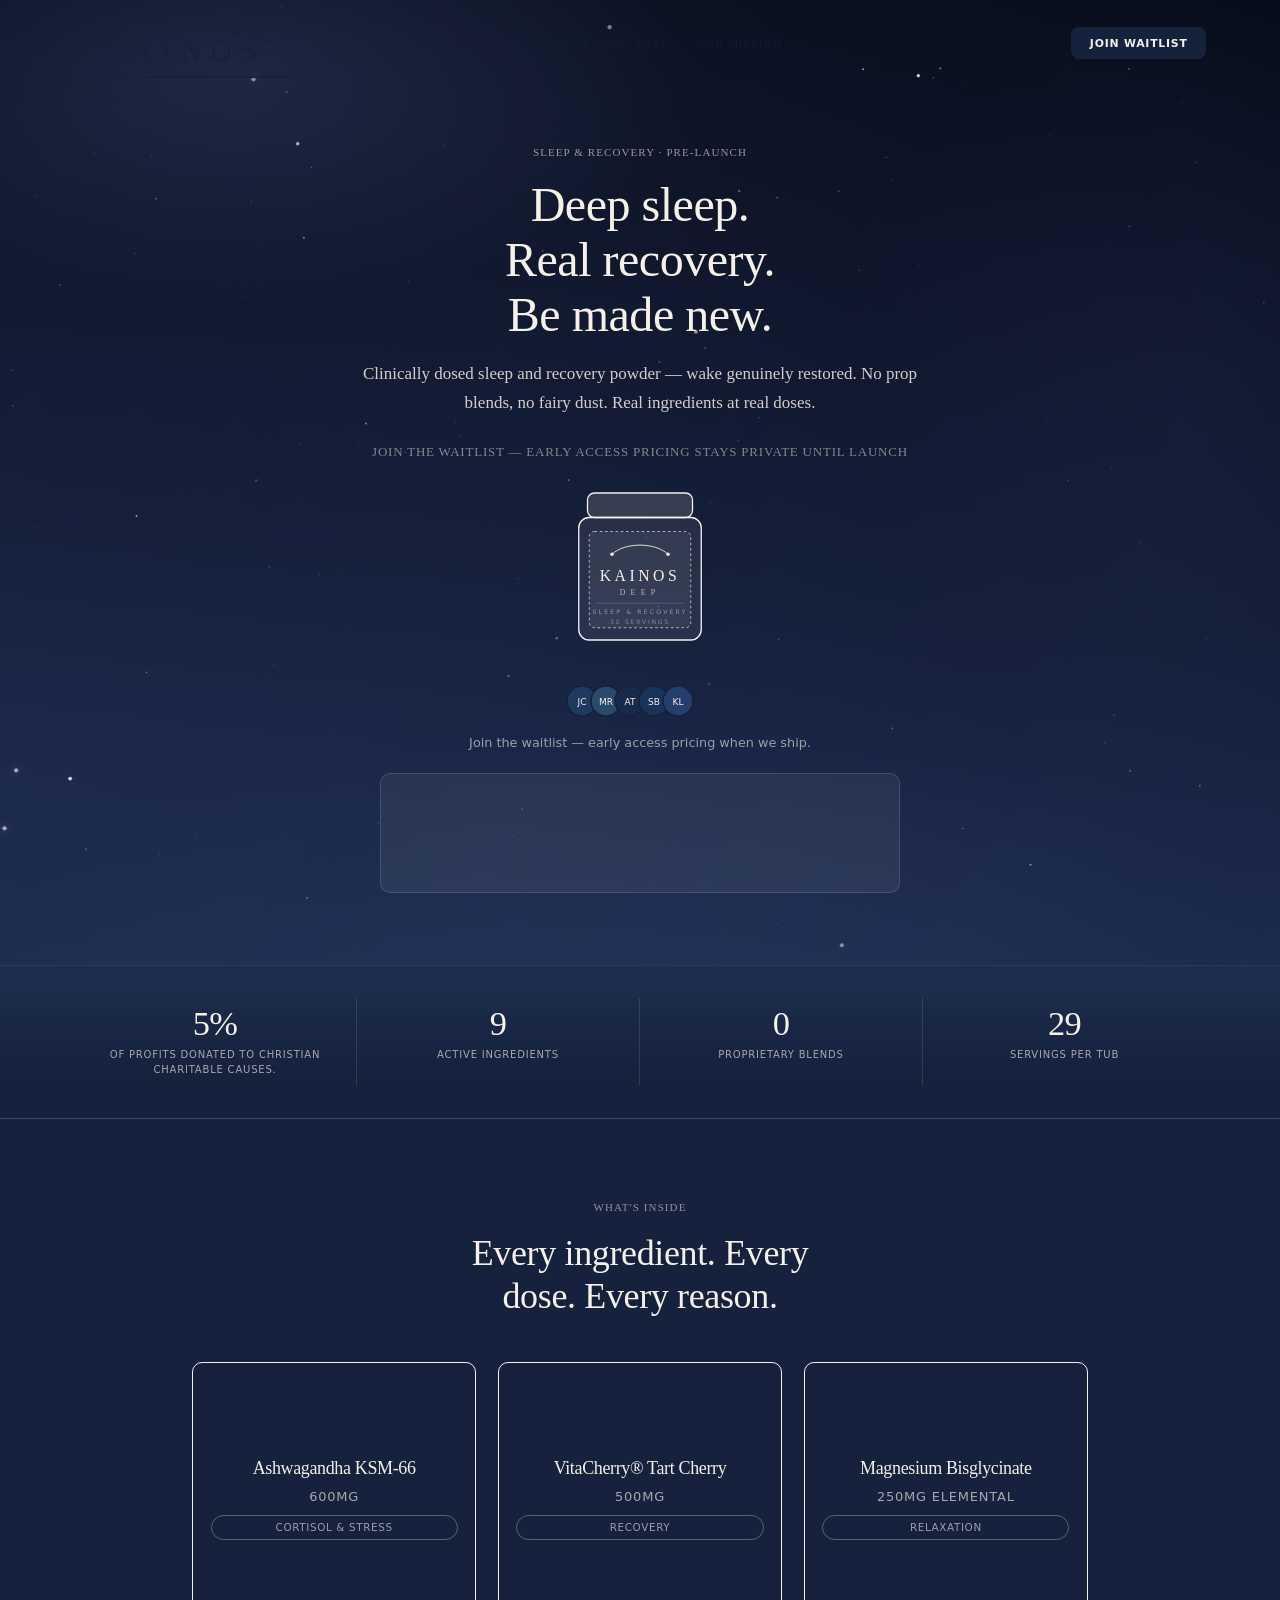
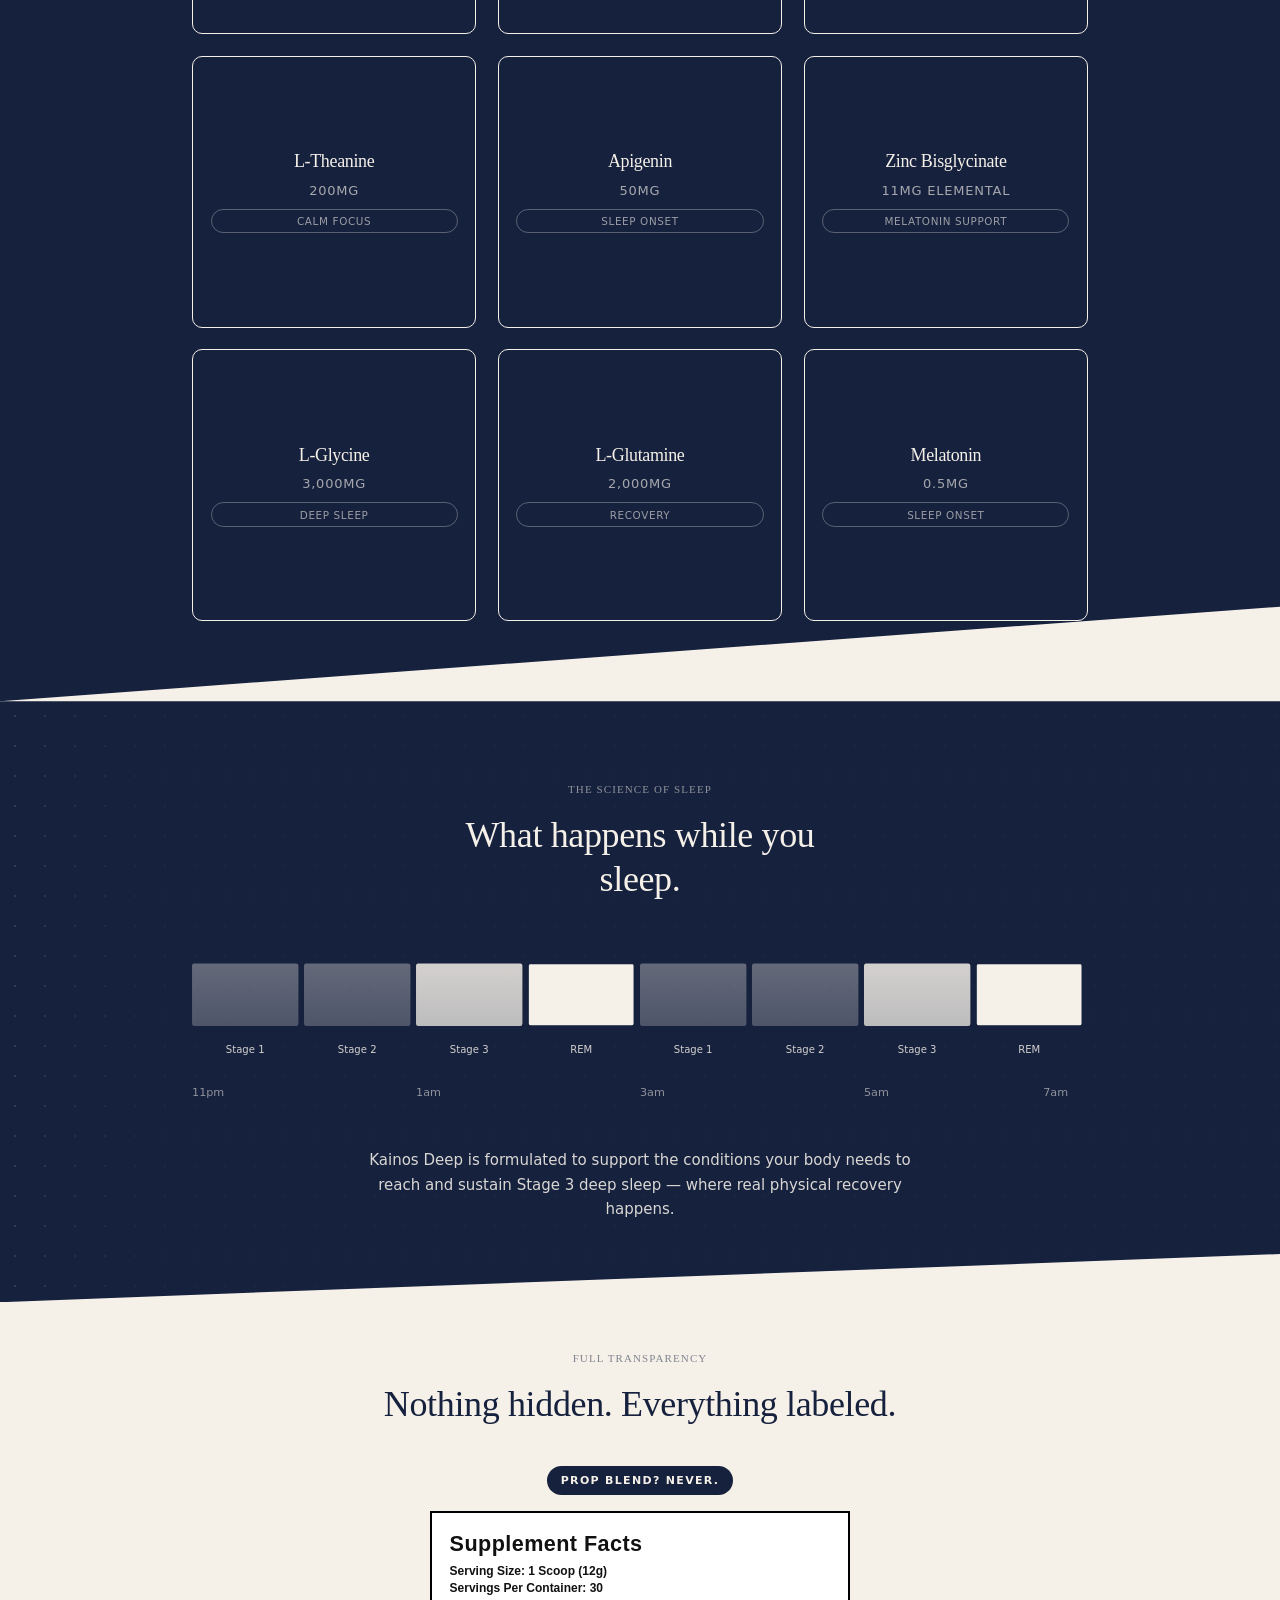
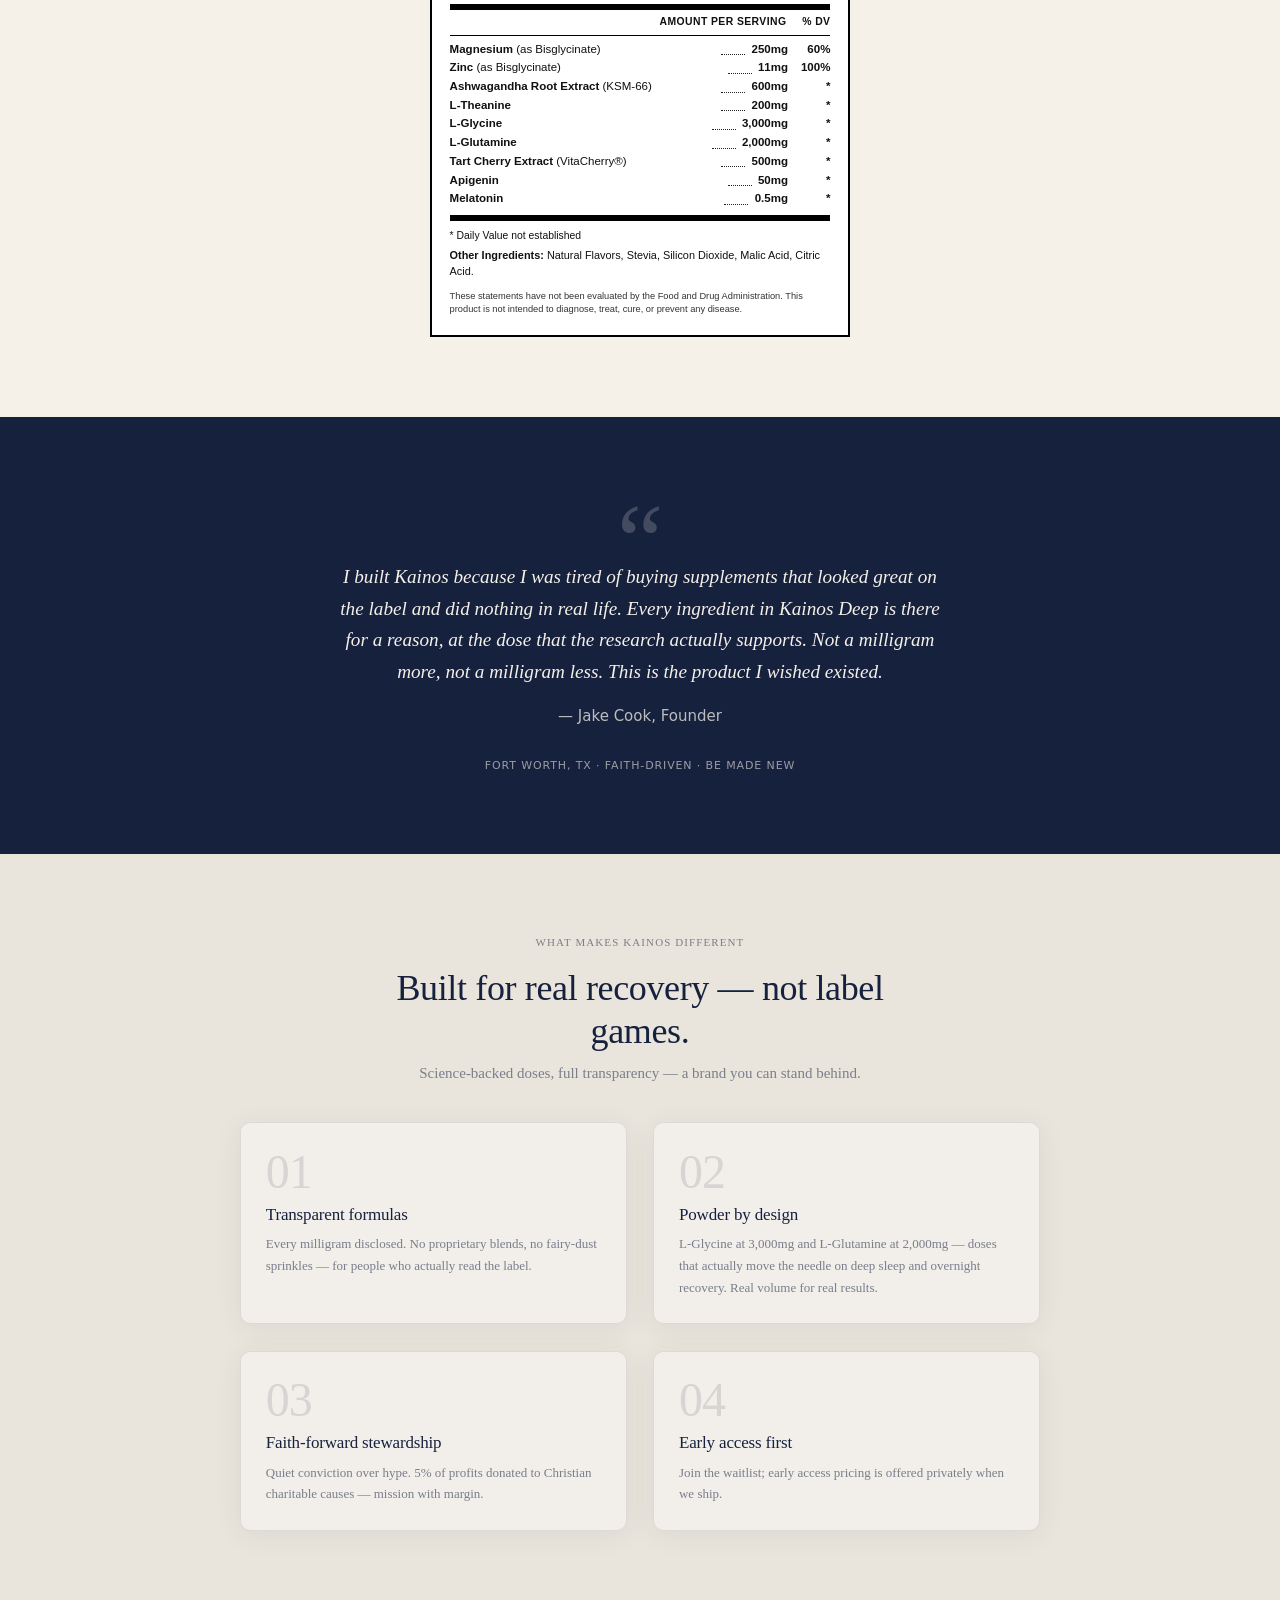
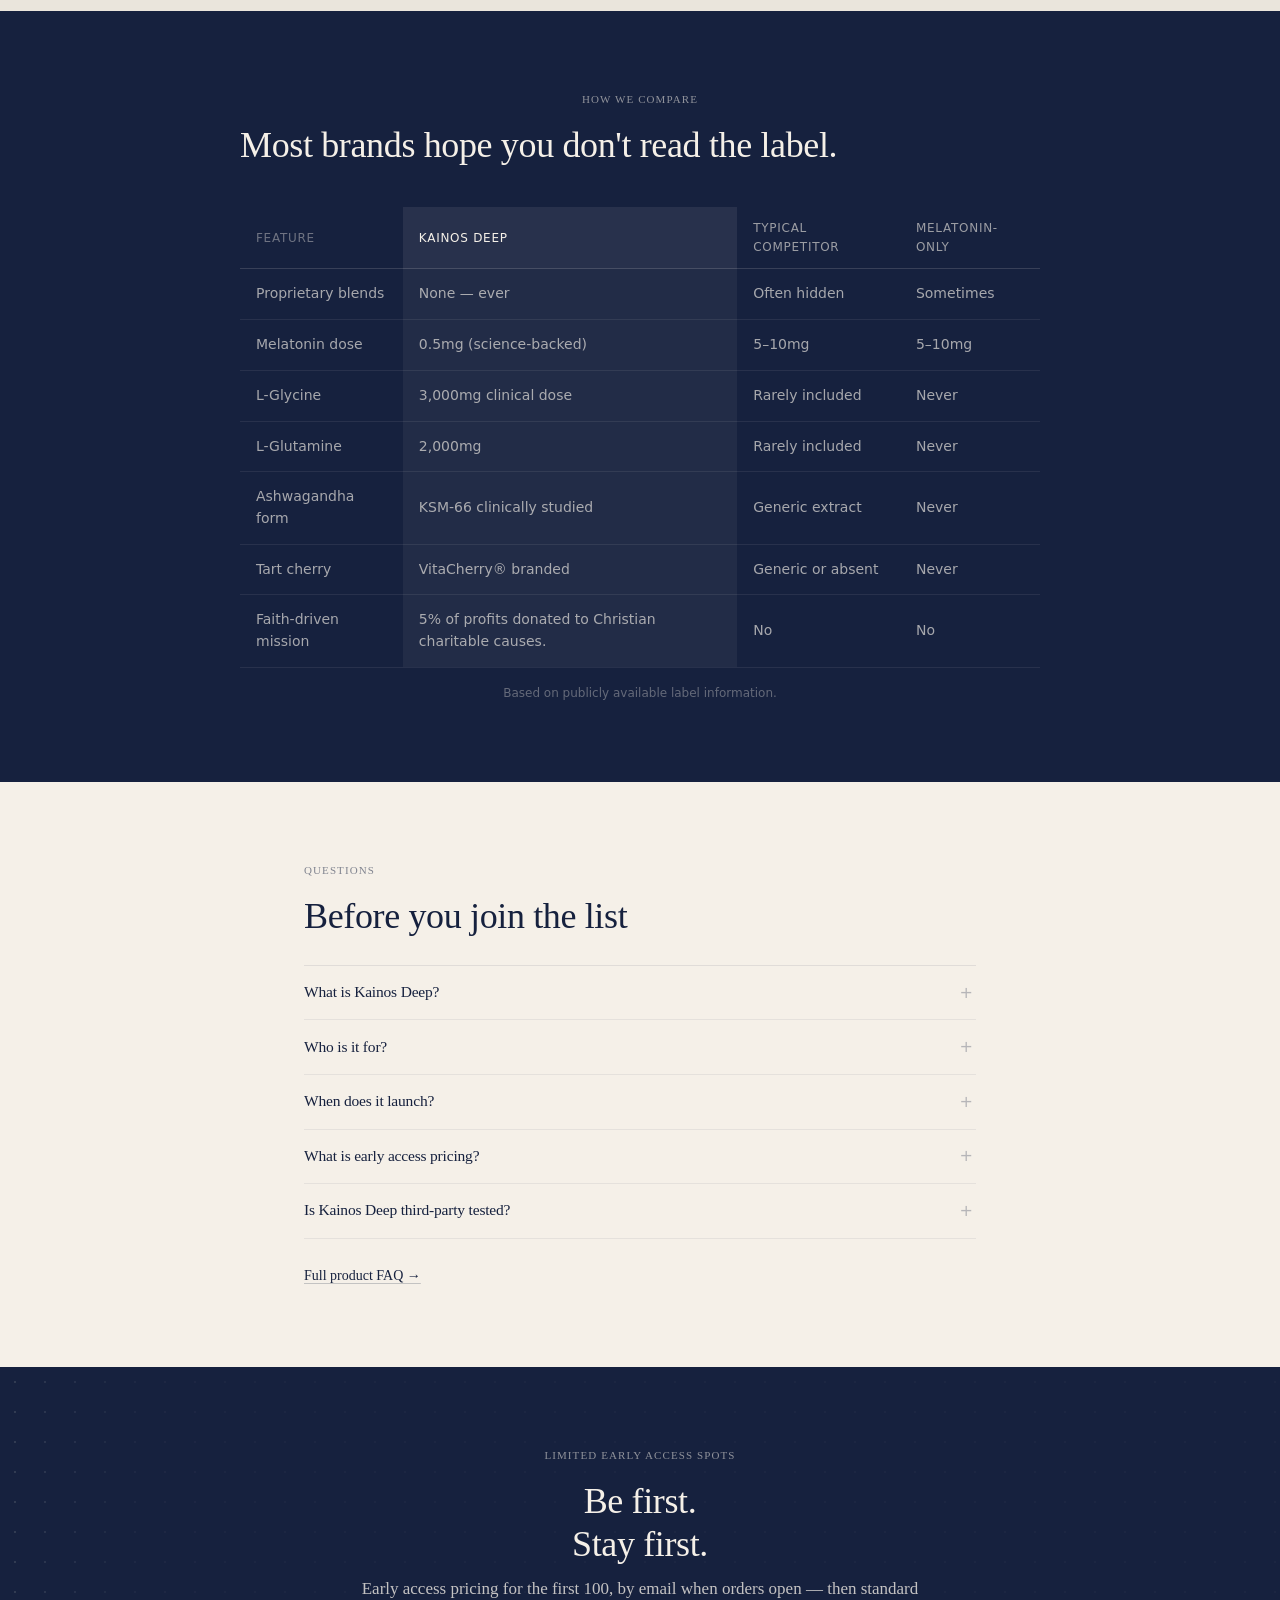
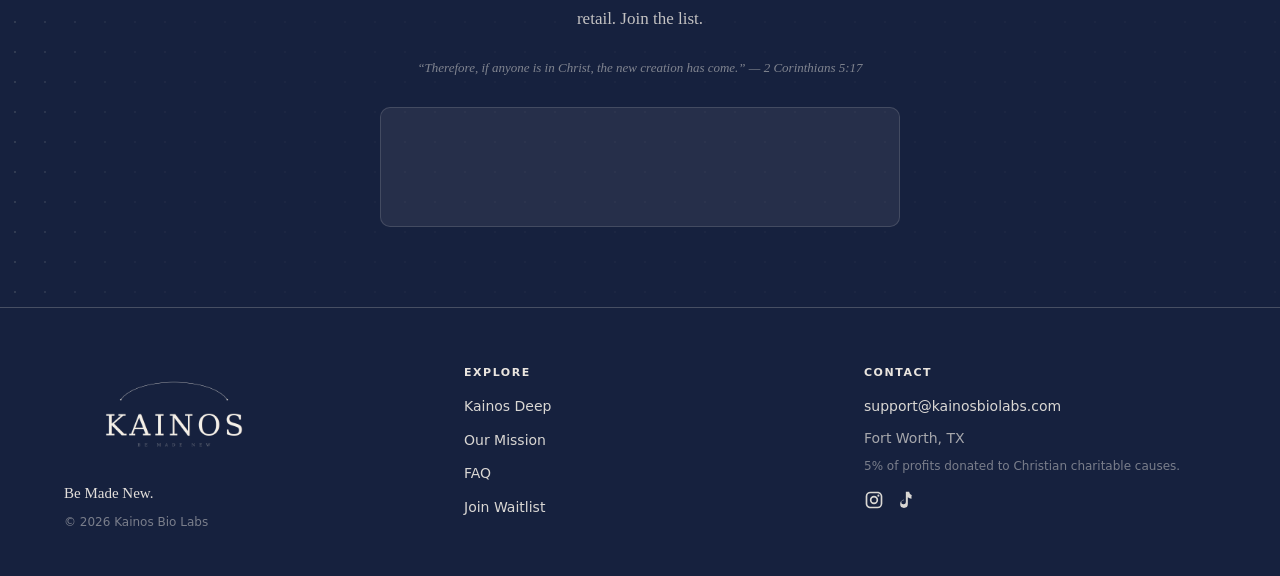
<file: index.html>
<!DOCTYPE html>
<html lang="en">
<!-- Updated: 2026-04-21 -->
<head>
<meta charset="UTF-8" />
<meta http-equiv="X-Content-Type-Options" content="nosniff"/>
<meta http-equiv="X-Frame-Options" content="SAMEORIGIN"/>
<meta http-equiv="Referrer-Policy" content="strict-origin-when-cross-origin"/>
<meta http-equiv="Permissions-Policy" content="camera=(), microphone=(), geolocation=(), payment=()"/>
<meta http-equiv="Content-Security-Policy" content="default-src 'self'; script-src 'self' 'unsafe-inline' https://www.googletagmanager.com https://static.klaviyo.com https://static-tracking.klaviyo.com https://www.klaviyo.com; style-src 'self' 'unsafe-inline' https://fonts.googleapis.com; font-src https://fonts.gstatic.com; img-src 'self' data: https:; connect-src 'self' https://www.google-analytics.com https://analytics.google.com https://www.googletagmanager.com https://www.klaviyo.com https://a.klaviyo.com; frame-ancestors 'none';"/>
<link rel="canonical" href="https://kainosbiolabs.com/"/>
<!-- Google tag (gtag.js) -->
<script async src="https://www.googletagmanager.com/gtag/js?id=G-3431XCGMX7"></script>
<script>
  window.dataLayer = window.dataLayer || [];
  function gtag(){dataLayer.push(arguments);}
  gtag('js', new Date());
  gtag('config', 'G-3431XCGMX7');
</script>
<meta name="viewport" content="width=device-width, initial-scale=1.0"/>
<meta name="description" content="Kainos Bio Labs — Be Made New. Faith-driven, science-backed sleep and recovery. Kainos Deep: clinically dosed sleep and recovery powder."/>
<meta name="theme-color" content="#070b18"/>
<title>Kainos Bio Labs | Be Made New.</title>

<meta property="og:title" content="Kainos Bio Labs | Be Made New."/>
<meta property="og:description" content="Faith-driven, science-backed sleep and recovery. Kainos Deep — coming 2026."/>
<meta property="og:type" content="website"/>
<meta property="og:url" content="https://kainosbiolabs.com/"/>
<meta property="og:image" content="https://kainosbiolabs.com/og-image.png"/>
<meta property="og:image:width" content="1200"/>
<meta property="og:image:height" content="630"/>
<meta name="twitter:image" content="https://kainosbiolabs.com/og-image.png"/>
<meta name="twitter:card" content="summary_large_image"/>
<meta name="twitter:title" content="Kainos Bio Labs | Be Made New."/>
<meta name="twitter:description" content="Faith-driven, science-backed sleep and recovery. Kainos Deep — coming 2026."/>

<link rel="icon" type="image/png" sizes="16x16" href="favicon-16.png"/>
<link rel="icon" type="image/png" sizes="32x32" href="favicon-32.png"/>
<link rel="icon" type="image/png" sizes="48x48" href="favicon-48.png"/>
<link rel="icon" type="image/svg+xml" href="favicon.svg"/>
<link rel="icon" href="favicon.ico" sizes="any"/>
<link rel="apple-touch-icon" sizes="180x180" href="apple-touch-icon.png"/>
<link rel="manifest" href="site.webmanifest"/>

<link rel="preconnect" href="https://fonts.googleapis.com"/>
<link rel="preconnect" href="https://fonts.gstatic.com" crossorigin/>
<link href="https://fonts.googleapis.com/css2?family=Cormorant+Garamond:ital,wght@0,300;0,400;0,500;0,600;1,300;1,400&family=DM+Sans:ital,opsz,wght@0,9..40,300;0,9..40,400;0,9..40,500;0,9..40,600;1,9..40,400&display=swap" rel="stylesheet"/>
<link rel="stylesheet" href="styles.css"/>
<script type="application/ld+json">
{
  "@context": "https://schema.org",
  "@graph": [
    {
      "@type": "Organization",
      "@id": "https://kainosbiolabs.com/#organization",
      "name": "Kainos Bio Labs",
      "url": "https://kainosbiolabs.com/",
      "logo": "https://kainosbiolabs.com/kainos-logo-cream-on-navy.png",
      "description": "Faith-driven, science-backed sleep and recovery supplements.",
      "sameAs": [
        "https://instagram.com/kainosbiolabs",
        "https://tiktok.com/@bekainos"
      ]
    },
    {
      "@type": "WebSite",
      "@id": "https://kainosbiolabs.com/#website",
      "url": "https://kainosbiolabs.com/",
      "name": "Kainos Bio Labs",
      "publisher": { "@id": "https://kainosbiolabs.com/#organization" },
      "inLanguage": "en-US"
    }
  ]
}
</script>
<script src="main.js" defer></script>
</head>
<body>
<div id="scroll-progress" aria-hidden="true"></div>

<a class="skip-link" href="#main">Skip to content</a>

<header>
<nav class="site-nav" id="site-nav" aria-label="Primary">
  <div class="nav-inner">
    <a class="nav-logo" href="index.html" aria-label="Kainos Bio Labs — home" data-nav-match="home">
      <img class="nav-logo-img" src="kainos-logo-navy-transparent.svg" width="600" height="180" alt="" decoding="async" fetchpriority="high"/>
    </a>
    <button type="button" class="nav-toggle" aria-expanded="false" aria-controls="nav-menu" aria-label="Open menu">
      <span></span><span></span><span></span>
    </button>
    <ul class="nav-links" id="nav-menu">
      <li><a href="product.html" data-nav-match="product">Kainos Deep</a></li>
      <li><a href="about.html" data-nav-match="about">Our Mission</a></li>
      <li class="nav-cta-mobile-item"><button type="button" class="nav-cta nav-cta--full" data-scroll="waitlist" data-nav-match="waitlist">Join waitlist</button></li>
    </ul>
    <button type="button" class="nav-cta" data-scroll="waitlist" data-nav-match="waitlist">Join waitlist</button>
  </div>
</nav>
</header>

<main id="main">

<section id="waitlist" class="hero-klaviyo section section--center section--navy" data-nav-target="home">
  <canvas id="hero-canvas" aria-hidden="true"></canvas>
  <div class="container container--narrow">
    <p class="eyebrow eyebrow--center hero-eyebrow">Sleep &amp; recovery · Pre-launch</p>
    <h1 class="h-display h-display--center h-display--on-dark">Deep sleep.<br>Real recovery.<br>Be made new.</h1>
    <p class="lead lead--center hero-lead">Clinically dosed sleep and recovery powder — wake genuinely restored. No prop blends, no fairy dust. Real ingredients at real doses.</p>
    <p class="caption caption--center hero-caption">Join the waitlist — early access pricing stays private until launch</p>
    <div class="hero-tub" aria-hidden="true">
      <svg viewBox="0 0 160 200" width="140" height="175" xmlns="http://www.w3.org/2000/svg" aria-hidden="true">
        <rect x="20" y="8" width="120" height="28" rx="8" fill="#F5F0E8" fill-opacity="0.15" stroke="#F5F0E8" stroke-width="1.5"/>
        <rect x="10" y="36" width="140" height="140" rx="12" fill="#F5F0E8" fill-opacity="0.08" stroke="#F5F0E8" stroke-width="1.5"/>
        <rect x="22" y="52" width="116" height="110" rx="6" fill="#F5F0E8" fill-opacity="0.06" stroke="#F5F0E8" stroke-width="0.75" stroke-dasharray="3 3"/>
        <path d="M 48,78 C 62,64 98,64 112,78" fill="none" stroke="#F5F0E8" stroke-width="1" stroke-linecap="round"/>
        <circle cx="48" cy="78" r="2" fill="#F5F0E8"/>
        <circle cx="112" cy="78" r="2" fill="#F5F0E8"/>
        <text x="80" y="108" text-anchor="middle" font-family="Georgia, serif" font-size="18" letter-spacing="4" fill="#F5F0E8" font-weight="400">KAINOS</text>
        <text x="80" y="124" text-anchor="middle" font-family="Georgia, serif" font-size="9" letter-spacing="6" fill="#F5F0E8" fill-opacity="0.7">DEEP</text>
        <line x1="30" y1="134" x2="130" y2="134" stroke="#F5F0E8" stroke-width="0.5" stroke-opacity="0.4"/>
        <text x="80" y="146" text-anchor="middle" font-family="system-ui, sans-serif" font-size="7" letter-spacing="2.5" fill="#F5F0E8" fill-opacity="0.5">SLEEP &amp; RECOVERY</text>
        <text x="80" y="158" text-anchor="middle" font-family="system-ui, sans-serif" font-size="7" letter-spacing="2" fill="#F5F0E8" fill-opacity="0.4">30 SERVINGS</text>
      </svg>
    </div>
    <div class="hero-social-proof">
      <div class="hero-social-proof__avatars" aria-hidden="true">
        <svg width="148" height="32" viewBox="0 0 148 32" xmlns="http://www.w3.org/2000/svg">
          <circle cx="16" cy="16" r="15" fill="#1e3a5f" stroke="#16213E" stroke-width="1.5"/>
          <text x="16" y="20" text-anchor="middle" font-family="DM Sans,system-ui" font-size="9" fill="#F5F0E8">JC</text>
          <circle cx="40" cy="16" r="15" fill="#2a4a6b" stroke="#16213E" stroke-width="1.5"/>
          <text x="40" y="20" text-anchor="middle" font-family="DM Sans,system-ui" font-size="9" fill="#F5F0E8">MR</text>
          <circle cx="64" cy="16" r="15" fill="#162a4a" stroke="#16213E" stroke-width="1.5"/>
          <text x="64" y="20" text-anchor="middle" font-family="DM Sans,system-ui" font-size="9" fill="#F5F0E8">AT</text>
          <circle cx="88" cy="16" r="15" fill="#1a3358" stroke="#16213E" stroke-width="1.5"/>
          <text x="88" y="20" text-anchor="middle" font-family="DM Sans,system-ui" font-size="9" fill="#F5F0E8">SB</text>
          <circle cx="112" cy="16" r="15" fill="#243f6b" stroke="#16213E" stroke-width="1.5"/>
          <text x="112" y="20" text-anchor="middle" font-family="DM Sans,system-ui" font-size="9" fill="#F5F0E8">KL</text>
        </svg>
      </div>
      <p class="hero-social-proof__text">Join the waitlist — early access pricing when we ship.</p>
    </div>
    <div class="klaviyo-form-V8hLfp" data-waitlist-placement="hero"><noscript><p>To join the waitlist, email us at <a href="mailto:jake@kainosbiolabs.com">jake@kainosbiolabs.com</a></p></noscript></div>
  </div>
</section>

<div class="stats-bar" role="region" aria-label="At a glance">
  <div class="stats-bar-inner">
  <div class="stat-item">
    <div class="stat-num js-stat-num" data-target="5" data-format="percent" aria-live="polite">0%</div>
    <div class="stat-label">of profits donated to Christian charitable causes.</div>
  </div>
  <div class="stat-item">
    <div class="stat-num js-stat-num" data-target="9" data-format="int" aria-live="polite">0</div>
    <div class="stat-label">Active ingredients</div>
  </div>
  <div class="stat-item">
    <div class="stat-num js-stat-num" data-target="0" data-format="int" aria-live="polite">0</div>
    <div class="stat-label">Proprietary blends</div>
  </div>
  <div class="stat-item">
    <div class="stat-num js-stat-num" data-target="30" data-format="int" aria-live="polite">0</div>
    <div class="stat-label">Servings per tub</div>
  </div>
  </div>
</div>

<section id="ingredients" class="ingredients-section section section--navy section--wave-bottom" aria-labelledby="ingredients-heading" data-nav-target="product">
  <div class="container container--xl">
    <p class="eyebrow eyebrow--center eyebrow--on-dark">What&apos;s inside</p>
    <h2 id="ingredients-heading" class="h-section h-section--on-dark ingredients-section__title">Every ingredient. Every dose. Every reason.</h2>
    <div class="ingredients-grid">
      <article class="ingredient-card" tabindex="0">
        <div class="ingredient-card__inner">
          <div class="ingredient-card__face ingredient-card__face--front">
            <h3 class="ingredient-card__name">Ashwagandha KSM-66</h3>
            <p class="ingredient-card__dose">600mg</p>
            <span class="ingredient-card__tag">Cortisol &amp; stress</span>
          </div>
          <div class="ingredient-card__face ingredient-card__face--back">
            <p class="ingredient-card__label">What it does</p>
            <p class="ingredient-card__copy">May help support healthy cortisol levels already within normal range — the stress response that can keep you feeling wired at night</p>
            <p class="ingredient-card__label">Why this dose</p>
            <p class="ingredient-card__copy">600mg is the dose used in human clinical trials</p>
            <p class="ingredient-card__label">Science</p>
            <p class="ingredient-card__copy ingredient-card__copy--science">Shown in clinical studies to support healthy cortisol levels already within normal range in an 8-week double-blind RCT</p>
          </div>
        </div>
      </article>
      <article class="ingredient-card" tabindex="0">
        <div class="ingredient-card__inner">
          <div class="ingredient-card__face ingredient-card__face--front">
            <h3 class="ingredient-card__name">VitaCherry® Tart Cherry</h3>
            <p class="ingredient-card__dose">500mg</p>
            <span class="ingredient-card__tag">Recovery</span>
          </div>
          <div class="ingredient-card__face ingredient-card__face--back">
            <p class="ingredient-card__label">What it does</p>
            <p class="ingredient-card__copy">Supports natural melatonin production and may support muscle recovery</p>
            <p class="ingredient-card__label">Why this dose</p>
            <p class="ingredient-card__copy">500mg of 10:1 concentrate = 5,000mg whole tart cherry equivalent</p>
            <p class="ingredient-card__label">Science</p>
            <p class="ingredient-card__copy ingredient-card__copy--science">May support muscle recovery and overnight recovery</p>
          </div>
        </div>
      </article>
      <article class="ingredient-card" tabindex="0">
        <div class="ingredient-card__inner">
          <div class="ingredient-card__face ingredient-card__face--front">
            <h3 class="ingredient-card__name">Magnesium Bisglycinate</h3>
            <p class="ingredient-card__dose">250mg elemental</p>
            <span class="ingredient-card__tag">Relaxation</span>
          </div>
          <div class="ingredient-card__face ingredient-card__face--back">
            <p class="ingredient-card__label">What it does</p>
            <p class="ingredient-card__copy">Activates GABA receptors, relaxes muscles, regulates melatonin</p>
            <p class="ingredient-card__label">Why this dose</p>
            <p class="ingredient-card__copy">250mg elemental from bisglycinate — highest bioavailability form</p>
            <p class="ingredient-card__label">Science</p>
            <p class="ingredient-card__copy ingredient-card__copy--science">Bisglycinate absorbs at ~80% vs 4% for magnesium oxide</p>
          </div>
        </div>
      </article>
      <article class="ingredient-card" tabindex="0">
        <div class="ingredient-card__inner">
          <div class="ingredient-card__face ingredient-card__face--front">
            <h3 class="ingredient-card__name">L-Theanine</h3>
            <p class="ingredient-card__dose">200mg</p>
            <span class="ingredient-card__tag">Calm focus</span>
          </div>
          <div class="ingredient-card__face ingredient-card__face--back">
            <p class="ingredient-card__label">What it does</p>
            <p class="ingredient-card__copy">Calms mental chatter and promotes alpha brain waves without sedation</p>
            <p class="ingredient-card__label">Why this dose</p>
            <p class="ingredient-card__copy">200mg is the threshold dose for measurable alpha wave activity</p>
            <p class="ingredient-card__label">Science</p>
            <p class="ingredient-card__copy ingredient-card__copy--science">Formulated to support calm focus without sedation; may help you ease into rest without feeling dependent</p>
          </div>
        </div>
      </article>
      <article class="ingredient-card" tabindex="0">
        <div class="ingredient-card__inner">
          <div class="ingredient-card__face ingredient-card__face--front">
            <h3 class="ingredient-card__name">Apigenin</h3>
            <p class="ingredient-card__dose">50mg</p>
            <span class="ingredient-card__tag">Sleep onset</span>
          </div>
          <div class="ingredient-card__face ingredient-card__face--back">
            <p class="ingredient-card__label">What it does</p>
            <p class="ingredient-card__copy">Modulates GABA-A receptors to support relaxation onset</p>
            <p class="ingredient-card__label">Why this dose</p>
            <p class="ingredient-card__copy">50mg from chamomile extract — directionally effective dose</p>
            <p class="ingredient-card__label">Science</p>
            <p class="ingredient-card__copy ingredient-card__copy--science">The same mechanism as chamomile tea — concentrated and standardized</p>
          </div>
        </div>
      </article>
      <article class="ingredient-card" tabindex="0">
        <div class="ingredient-card__inner">
          <div class="ingredient-card__face ingredient-card__face--front">
            <h3 class="ingredient-card__name">Zinc Bisglycinate</h3>
            <p class="ingredient-card__dose">11mg elemental</p>
            <span class="ingredient-card__tag">Melatonin support</span>
          </div>
          <div class="ingredient-card__face ingredient-card__face--back">
            <p class="ingredient-card__label">What it does</p>
            <p class="ingredient-card__copy">Supports overnight melatonin synthesis and immune function</p>
            <p class="ingredient-card__label">Why this dose</p>
            <p class="ingredient-card__copy">11mg elemental — 100% daily value from the most absorbable form</p>
            <p class="ingredient-card__label">Science</p>
            <p class="ingredient-card__copy ingredient-card__copy--science">Part of the magnesium-zinc-melatonin trio in an 8-week double-blind RCT</p>
          </div>
        </div>
      </article>
      <article class="ingredient-card" tabindex="0">
        <div class="ingredient-card__inner">
          <div class="ingredient-card__face ingredient-card__face--front">
            <h3 class="ingredient-card__name">L-Glycine</h3>
            <p class="ingredient-card__dose">3,000mg</p>
            <span class="ingredient-card__tag">Deep sleep</span>
          </div>
          <div class="ingredient-card__face ingredient-card__face--back">
            <p class="ingredient-card__label">What it does</p>
            <p class="ingredient-card__copy">Formulated to support the drop in core body temperature associated with sleep onset and may help support healthy sleep architecture, including REM</p>
            <p class="ingredient-card__label">Why this dose</p>
            <p class="ingredient-card__copy">3,000mg is the dose validated in human clinical sleep studies — the primary reason this is a powder</p>
            <p class="ingredient-card__label">Science</p>
            <p class="ingredient-card__copy ingredient-card__copy--science">Cannot be delivered at this dose in capsule form — Kainos Deep is built around this ingredient</p>
          </div>
        </div>
      </article>
      <article class="ingredient-card" tabindex="0">
        <div class="ingredient-card__inner">
          <div class="ingredient-card__face ingredient-card__face--front">
            <h3 class="ingredient-card__name">L-Glutamine</h3>
            <p class="ingredient-card__dose">2,000mg</p>
            <span class="ingredient-card__tag">Recovery</span>
          </div>
          <div class="ingredient-card__face ingredient-card__face--back">
            <p class="ingredient-card__label">What it does</p>
            <p class="ingredient-card__copy">Supports overnight gut lining repair and muscle recovery</p>
            <p class="ingredient-card__label">Why this dose</p>
            <p class="ingredient-card__copy">2,000mg provides meaningful overnight support for active individuals</p>
            <p class="ingredient-card__label">Science</p>
            <p class="ingredient-card__copy ingredient-card__copy--science">Pairs with L-Glycine for a complete overnight rebuild stack</p>
          </div>
        </div>
      </article>
      <article class="ingredient-card" tabindex="0">
        <div class="ingredient-card__inner">
          <div class="ingredient-card__face ingredient-card__face--front">
            <h3 class="ingredient-card__name">Melatonin</h3>
            <p class="ingredient-card__dose">0.5mg</p>
            <span class="ingredient-card__tag">Sleep onset</span>
          </div>
          <div class="ingredient-card__face ingredient-card__face--back">
            <p class="ingredient-card__label">What it does</p>
            <p class="ingredient-card__copy">Guides your body&apos;s natural sleep onset signal</p>
            <p class="ingredient-card__label">Why this dose</p>
            <p class="ingredient-card__copy">Competitors use 5–10mg. Science supports 0.3–0.5mg for onset.</p>
            <p class="ingredient-card__label">Science</p>
            <p class="ingredient-card__copy ingredient-card__copy--science">Most sleep supplements use 5–10mg of melatonin — far above what research supports. Kainos Deep uses 0.5mg, the dose shown in studies to support your body&apos;s natural sleep cycle without disruption.</p>
          </div>
        </div>
      </article>
    </div>
  </div>
</section>

<section id="sleep-science" class="sleep-science-section section section--navy section--wave-bottom" aria-labelledby="sleep-science-heading" data-nav-target="product">
  <canvas id="science-canvas" aria-hidden="true"></canvas>
  <div class="container container--xl">
    <p class="eyebrow eyebrow--center eyebrow--on-dark">The science of sleep</p>
    <h2 id="sleep-science-heading" class="h-section h-section--on-dark sleep-science__title">What happens while you sleep.</h2>
    <div class="sleep-science__svg-wrap" role="img" aria-label="Sleep cycle diagram from 11 p.m. to 7 a.m., showing light sleep, deep sleep, and REM repeating twice">
      <svg class="sleep-science__svg" viewBox="0 0 800 160" width="100%" xmlns="http://www.w3.org/2000/svg" focusable="false" aria-hidden="true">
        <defs>
          <linearGradient id="sleepLight" x1="0" y1="0" x2="0" y2="1">
            <stop offset="0%" stop-color="#F5F0E8" stop-opacity="0.35"/>
            <stop offset="100%" stop-color="#F5F0E8" stop-opacity="0.25"/>
          </linearGradient>
          <linearGradient id="sleepDeep" x1="0" y1="0" x2="0" y2="1">
            <stop offset="0%" stop-color="#F5F0E8" stop-opacity="0.85"/>
            <stop offset="100%" stop-color="#F5F0E8" stop-opacity="0.75"/>
          </linearGradient>
        </defs>
        <rect x="0" y="20" width="95" height="56" fill="url(#sleepLight)" rx="2"/>
        <rect x="100" y="20" width="95" height="56" fill="url(#sleepLight)" rx="2"/>
        <rect x="200" y="20" width="95" height="56" fill="url(#sleepDeep)" rx="2"/>
        <rect x="300" y="20" width="95" height="56" fill="#F5F0E8" stroke="#16213E" stroke-width="1.5" rx="2"/>
        <rect x="400" y="20" width="95" height="56" fill="url(#sleepLight)" rx="2"/>
        <rect x="500" y="20" width="95" height="56" fill="url(#sleepLight)" rx="2"/>
        <rect x="600" y="20" width="95" height="56" fill="url(#sleepDeep)" rx="2"/>
        <rect x="700" y="20" width="95" height="56" fill="#F5F0E8" stroke="#16213E" stroke-width="1.5" rx="2"/>
        <text x="47.5" y="100" text-anchor="middle" fill="#F5F0E8" font-family="DM Sans, system-ui, sans-serif" font-size="9" opacity="0.85">Stage 1</text>
        <text x="147.5" y="100" text-anchor="middle" fill="#F5F0E8" font-family="DM Sans, system-ui, sans-serif" font-size="9" opacity="0.85">Stage 2</text>
        <text x="247.5" y="100" text-anchor="middle" fill="#F5F0E8" font-family="DM Sans, system-ui, sans-serif" font-size="9" opacity="0.85">Stage 3</text>
        <text x="347.5" y="100" text-anchor="middle" fill="#F5F0E8" font-family="DM Sans, system-ui, sans-serif" font-size="9" opacity="0.85">REM</text>
        <text x="447.5" y="100" text-anchor="middle" fill="#F5F0E8" font-family="DM Sans, system-ui, sans-serif" font-size="9" opacity="0.85">Stage 1</text>
        <text x="547.5" y="100" text-anchor="middle" fill="#F5F0E8" font-family="DM Sans, system-ui, sans-serif" font-size="9" opacity="0.85">Stage 2</text>
        <text x="647.5" y="100" text-anchor="middle" fill="#F5F0E8" font-family="DM Sans, system-ui, sans-serif" font-size="9" opacity="0.85">Stage 3</text>
        <text x="747.5" y="100" text-anchor="middle" fill="#F5F0E8" font-family="DM Sans, system-ui, sans-serif" font-size="9" opacity="0.85">REM</text>
        <text x="0" y="138" fill="#F5F0E8" font-family="DM Sans, system-ui, sans-serif" font-size="10" opacity="0.55">11pm</text>
        <text x="200" y="138" fill="#F5F0E8" font-family="DM Sans, system-ui, sans-serif" font-size="10" opacity="0.55">1am</text>
        <text x="400" y="138" fill="#F5F0E8" font-family="DM Sans, system-ui, sans-serif" font-size="10" opacity="0.55">3am</text>
        <text x="600" y="138" fill="#F5F0E8" font-family="DM Sans, system-ui, sans-serif" font-size="10" opacity="0.55">5am</text>
        <text x="760" y="138" fill="#F5F0E8" font-family="DM Sans, system-ui, sans-serif" font-size="10" opacity="0.55">7am</text>
      </svg>
    </div>
    <p class="sleep-science__caption">Kainos Deep is formulated to support the conditions your body needs to reach and sustain Stage 3 deep sleep — where real physical recovery happens.</p>
  </div>
</section>

<section id="supp-facts" class="supp-facts-section section section--cream section--wave-top" aria-labelledby="supp-facts-heading" data-nav-target="product">
  <div class="container container--md">
    <p class="eyebrow eyebrow--center">Full transparency</p>
    <h2 id="supp-facts-heading" class="h-section h-section--center">Nothing hidden. Everything labeled.</h2>
    <div class="supp-facts-wrap">
      <p class="supp-facts-badge" role="status">Prop blend? Never.</p>
      <div class="supp-facts-panel" role="region" aria-label="Supplement facts for Kainos Deep">
        <p class="supp-facts-panel__title">Supplement Facts</p>
        <p class="supp-facts-panel__serving">Serving Size: 1 Scoop (12g)</p>
        <p class="supp-facts-panel__serving">Servings Per Container: 30</p>
        <div class="supp-facts-panel__rule supp-facts-panel__rule--thick"></div>
        <div class="supp-facts-panel__header-row">
          <span></span>
          <span class="supp-facts-panel__hdr-amt">Amount Per Serving</span>
          <span class="supp-facts-panel__hdr-pct">% DV</span>
        </div>
        <div class="supp-facts-panel__rule"></div>
        <div class="supp-facts-row"><span class="supp-facts-row__name">Magnesium <span class="supp-facts-row__sub">(as Bisglycinate)</span></span><span class="supp-facts-row__dots" aria-hidden="true"></span><span class="supp-facts-row__amt">250mg</span><span class="supp-facts-row__dv">60%</span></div>
        <div class="supp-facts-row"><span class="supp-facts-row__name">Zinc <span class="supp-facts-row__sub">(as Bisglycinate)</span></span><span class="supp-facts-row__dots" aria-hidden="true"></span><span class="supp-facts-row__amt">11mg</span><span class="supp-facts-row__dv">100%</span></div>
        <div class="supp-facts-row"><span class="supp-facts-row__name">Ashwagandha Root Extract <span class="supp-facts-row__sub">(KSM-66)</span></span><span class="supp-facts-row__dots" aria-hidden="true"></span><span class="supp-facts-row__amt">600mg</span><span class="supp-facts-row__dv">*</span></div>
        <div class="supp-facts-row"><span class="supp-facts-row__name">L-Theanine</span><span class="supp-facts-row__dots" aria-hidden="true"></span><span class="supp-facts-row__amt">200mg</span><span class="supp-facts-row__dv">*</span></div>
        <div class="supp-facts-row"><span class="supp-facts-row__name">L-Glycine</span><span class="supp-facts-row__dots" aria-hidden="true"></span><span class="supp-facts-row__amt">3,000mg</span><span class="supp-facts-row__dv">*</span></div>
        <div class="supp-facts-row"><span class="supp-facts-row__name">L-Glutamine</span><span class="supp-facts-row__dots" aria-hidden="true"></span><span class="supp-facts-row__amt">2,000mg</span><span class="supp-facts-row__dv">*</span></div>
        <div class="supp-facts-row"><span class="supp-facts-row__name">Tart Cherry Extract <span class="supp-facts-row__sub">(VitaCherry®)</span></span><span class="supp-facts-row__dots" aria-hidden="true"></span><span class="supp-facts-row__amt">500mg</span><span class="supp-facts-row__dv">*</span></div>
        <div class="supp-facts-row"><span class="supp-facts-row__name">Apigenin</span><span class="supp-facts-row__dots" aria-hidden="true"></span><span class="supp-facts-row__amt">50mg</span><span class="supp-facts-row__dv">*</span></div>
        <div class="supp-facts-row"><span class="supp-facts-row__name">Melatonin</span><span class="supp-facts-row__dots" aria-hidden="true"></span><span class="supp-facts-row__amt">0.5mg</span><span class="supp-facts-row__dv">*</span></div>
        <div class="supp-facts-panel__rule supp-facts-panel__rule--thick"></div>
        <p class="supp-facts-panel__asterisk">* Daily Value not established</p>
        <p class="supp-facts-panel__other"><strong>Other Ingredients:</strong> Natural Flavors, Stevia, Silicon Dioxide, Malic Acid, Citric Acid.</p>
        <p class="supp-facts-panel__fda">These statements have not been evaluated by the Food and Drug Administration. This product is not intended to diagnose, treat, cure, or prevent any disease.</p>
      </div>
    </div>
  </div>
</section>

<section class="founder-note section section--navy founder-note--on-navy" aria-labelledby="founder-note-heading" data-nav-target="product">
  <div class="founder-note__inner">
    <p class="visually-hidden" id="founder-note-heading">Founder&apos;s note</p>
    <div class="founder-note__mark" aria-hidden="true">&ldquo;</div>
    <blockquote class="founder-note__quote">
      <p>I built Kainos because I was tired of buying supplements that looked great on the label and did nothing in real life. Every ingredient in Kainos Deep is there for a reason, at the dose that the research actually supports. Not a milligram more, not a milligram less. This is the product I wished existed. <span class="founder-note__attribution-inline">— Jake Cook, Founder</span></p>
    </blockquote>
    <p class="founder-note__meta">Fort Worth, TX · Faith-driven · Be Made New</p>
  </div>
</section>

<section class="home-different section section--secondary" aria-labelledby="home-diff-heading" data-nav-target="product">
  <div class="container container--lg">
    <header class="product-section-intro">
      <p class="eyebrow">What makes Kainos different</p>
      <h2 id="home-diff-heading" class="h-section">Built for real recovery — not label games.</h2>
      <p class="product-why__deck">Science-backed doses, full transparency — a brand you can stand behind.</p>
    </header>
    <ul class="home-diff-grid">
      <li class="home-diff-card js-io-home-card" data-stagger="0">
        <span class="home-diff-card__num" aria-hidden="true">01</span>
        <h3 class="home-diff-card__title">Transparent formulas</h3>
        <p class="home-diff-card__text">Every milligram disclosed. No proprietary blends, no fairy-dust sprinkles — for people who actually read the label.</p>
      </li>
      <li class="home-diff-card js-io-home-card" data-stagger="1">
        <span class="home-diff-card__num" aria-hidden="true">02</span>
        <h3 class="home-diff-card__title">Powder by design</h3>
        <p class="home-diff-card__text">L-Glycine at 3,000mg and L-Glutamine at 2,000mg — doses that actually move the needle on deep sleep and overnight recovery. Real volume for real results.</p>
      </li>
      <li class="home-diff-card js-io-home-card" data-stagger="2">
        <span class="home-diff-card__num" aria-hidden="true">03</span>
        <h3 class="home-diff-card__title">Faith-forward stewardship</h3>
        <p class="home-diff-card__text">Quiet conviction over hype. 5% of profits donated to Christian charitable causes — mission with margin.</p>
      </li>
      <li class="home-diff-card js-io-home-card" data-stagger="3">
        <span class="home-diff-card__num" aria-hidden="true">04</span>
        <h3 class="home-diff-card__title">Early access first</h3>
        <p class="home-diff-card__text">Join the waitlist; early access pricing is offered privately when we ship.</p>
      </li>
    </ul>
  </div>
</section>

<section id="vs-table" class="vs-section section section--navy" aria-labelledby="vs-heading" data-nav-target="product">
  <div class="container container--lg">
    <p class="eyebrow eyebrow--center eyebrow--on-dark">How we compare</p>
    <h2 id="vs-heading" class="h-section h-section--on-dark">Most brands hope you don&apos;t read the label.</h2>
    <div class="vs-table-wrap">
      <table class="vs-table" role="table">
        <thead>
          <tr>
            <th class="vs-table__hdr vs-table__hdr--feature">Feature</th>
            <th class="vs-table__hdr vs-table__hdr--kainos">Kainos Deep</th>
            <th class="vs-table__hdr">Typical competitor</th>
            <th class="vs-table__hdr">Melatonin-only</th>
          </tr>
        </thead>
        <tbody>
          <tr>
            <td class="vs-table__feature">Proprietary blends</td>
            <td class="vs-table__kainos">None — ever</td>
            <td>Often hidden</td>
            <td>Sometimes</td>
          </tr>
          <tr>
            <td class="vs-table__feature">Melatonin dose</td>
            <td class="vs-table__kainos">0.5mg (science-backed)</td>
            <td>5–10mg</td>
            <td>5–10mg</td>
          </tr>
          <tr>
            <td class="vs-table__feature">L-Glycine</td>
            <td class="vs-table__kainos">3,000mg clinical dose</td>
            <td>Rarely included</td>
            <td>Never</td>
          </tr>
          <tr>
            <td class="vs-table__feature">L-Glutamine</td>
            <td class="vs-table__kainos">2,000mg</td>
            <td>Rarely included</td>
            <td>Never</td>
          </tr>
          <tr>
            <td class="vs-table__feature">Ashwagandha form</td>
            <td class="vs-table__kainos">KSM-66 clinically studied</td>
            <td>Generic extract</td>
            <td>Never</td>
          </tr>
          <tr>
            <td class="vs-table__feature">Tart cherry</td>
            <td class="vs-table__kainos">VitaCherry® branded</td>
            <td>Generic or absent</td>
            <td>Never</td>
          </tr>
          <tr>
            <td class="vs-table__feature">Faith-driven mission</td>
            <td class="vs-table__kainos">5% of profits donated to Christian charitable causes.</td>
            <td>No</td>
            <td>No</td>
          </tr>
        </tbody>
      </table>
    </div>
    <p class="vs-table__caption">Based on publicly available label information.</p>
  </div>
</section>

<section class="site-faq site-faq--compact section section--cream" id="faq" aria-labelledby="home-faq-heading" data-nav-target="product">
  <div class="container container--md">
    <header class="product-section-intro product-section-intro--tight site-faq__head">
      <p class="eyebrow">Questions</p>
      <h2 id="home-faq-heading" class="h-section">Before you join the list</h2>
    </header>
    <div class="product-disclosure-stack product-disclosure-stack--editorial site-faq__stack">
      <details class="product-disclosure js-io-disclosure">
        <summary class="product-disclosure__summary">What is Kainos Deep?</summary>
        <div class="product-disclosure__body">
          <p>A nightly sleep and recovery powder with nine clinically dosed active ingredients — fully transparent labeling, zero proprietary blends, thirty servings per tub. Mix one scoop (12g) with 8–10oz cold water 30–60 minutes before bed.</p>
        </div>
      </details>
      <details class="product-disclosure js-io-disclosure">
        <summary class="product-disclosure__summary">Who is it for?</summary>
        <div class="product-disclosure__body">
          <p>Adults who train hard, work long days, and want to wake up restored — not wired, not groggy. If you’re pregnant, nursing, or on medication, ask your doctor first.</p>
        </div>
      </details>
      <details class="product-disclosure js-io-disclosure">
        <summary class="product-disclosure__summary">When does it launch?</summary>
        <div class="product-disclosure__body">
          <p>Pre-launch for 2026. Waitlist members hear first, with private early access before retail.</p>
        </div>
      </details>
      <details class="product-disclosure js-io-disclosure">
        <summary class="product-disclosure__summary">What is early access pricing?</summary>
        <div class="product-disclosure__body">
          <p>Early access pricing is available to waitlist members only — never published on the site. When orders open, waitlist members hear first with a private discount before standard retail pricing goes live.</p>
        </div>
      </details>
      <details class="product-disclosure js-io-disclosure">
        <summary class="product-disclosure__summary">Is Kainos Deep third-party tested?</summary>
        <div class="product-disclosure__body">
          <p>Yes. Every batch is tested by an independent lab. A Certificate of Analysis (COA) is available upon request at support@kainosbiolabs.com.</p>
        </div>
      </details>
    </div>
    <p class="site-faq__more"><a href="product.html#faq">Full product FAQ →</a></p>
  </div>
</section>

<section id="cta-waitlist" class="cta-band js-io-cta-band" aria-labelledby="cta-home-heading" data-nav-target="waitlist">
  <canvas id="cta-canvas" aria-hidden="true"></canvas>
  <div class="cta-band__inner js-io-cta-inner">
    <p class="eyebrow eyebrow--on-dark">Limited early access spots</p>
    <h2 id="cta-home-heading" class="h-section h-section--on-dark">Be first.<br>Stay first.</h2>
    <p class="lead lead--on-dark">Early access pricing for the first 100, by email when orders open — then standard retail. Join the list.</p>
    <p class="quote-attribution">&ldquo;Therefore, if anyone is in Christ, the new creation has come.&rdquo; — 2 Corinthians 5:17</p>
    <div class="klaviyo-form-V8hLfp" data-waitlist-placement="footer"><noscript><p>To join the waitlist, email us at <a href="mailto:jake@kainosbiolabs.com">jake@kainosbiolabs.com</a></p></noscript></div>
  </div>
</section>

</main>

<footer class="site-footer-rich" aria-labelledby="footer-explore-heading footer-contact-heading">
  <div class="site-footer-rich__inner">
    <div class="site-footer-rich__col site-footer-rich__col--brand">
      <a class="site-footer-rich__logo-link" href="index.html" aria-label="Kainos Bio Labs — home">
        <img class="site-footer-rich__logo" src="kainos-logo-cream-on-navy.png" width="240" height="72" alt="" decoding="async" loading="lazy"/>
      </a>
      <p class="site-footer-rich__tagline">Be Made New.</p>
      <p class="site-footer-rich__copy">© 2026 Kainos Bio Labs</p>
    </div>
    <div class="site-footer-rich__col">
      <h2 id="footer-explore-heading" class="site-footer-rich__heading">Explore</h2>
      <ul class="site-footer-rich__list">
        <li><a href="product.html">Kainos Deep</a></li>
        <li><a href="about.html">Our Mission</a></li>
        <li><a href="product.html#faq">FAQ</a></li>
        <li><a href="#waitlist" data-scroll="waitlist">Join Waitlist</a></li>
      </ul>
    </div>
    <div class="site-footer-rich__col">
      <h2 id="footer-contact-heading" class="site-footer-rich__heading">Contact</h2>
      <ul class="site-footer-rich__list">
        <li><a href="mailto:support@kainosbiolabs.com" class="site-footer-rich__email">support@kainosbiolabs.com</a></li>
        <li class="site-footer-rich__muted">Fort Worth, TX</li>
        <li class="site-footer-rich__muted site-footer-rich__muted--small">5% of profits donated to Christian charitable causes.</li>
        <li class="site-footer-rich__social">
          <a href="https://instagram.com/kainosbiolabs" target="_blank" rel="noopener noreferrer" aria-label="Kainos on Instagram" class="site-footer-rich__social-link">
            <svg width="20" height="20" viewBox="0 0 24 24" aria-hidden="true" focusable="false"><path fill="currentColor" d="M7.8 2h8.4C19.4 2 22 4.6 22 7.8v8.4a5.8 5.8 0 0 1-5.8 5.8H7.8C4.6 22 2 19.4 2 16.2V7.8A5.8 5.8 0 0 1 7.8 2m-.2 2A3.6 3.6 0 0 0 4 7.6v8.8C4 18.39 5.61 20 7.6 20h8.8a3.6 3.6 0 0 0 3.6-3.6V7.6C20 5.61 18.39 4 16.4 4H7.6m9.65 1.5a1.25 1.25 0 0 1 1.25 1.25A1.25 1.25 0 0 1 17.25 8 1.25 1.25 0 0 1 16 6.75a1.25 1.25 0 0 1 1.25-1.25M12 7a5 5 0 0 1 5 5 5 5 0 0 1-5 5 5 5 0 0 1-5-5 5 5 0 0 1 5-5m0 2a3 3 0 0 0-3 3 3 3 0 0 0 3 3 3 3 0 0 0 3-3 3 3 0 0 0-3-3z"/></svg>
          </a>
          <a href="https://tiktok.com/@bekainos" target="_blank" rel="noopener noreferrer" aria-label="Kainos on TikTok" class="site-footer-rich__social-link">
            <svg width="20" height="20" viewBox="0 0 24 24" aria-hidden="true" focusable="false"><path fill="currentColor" d="M19.59 6.69a4.83 4.83 0 0 1-3.77-4.25V2h-4.01v12.67a2.75 2.75 0 1 1-2.52-2.92c.08 0 .15 0 .22.01V12.4a6.17 6.17 0 0 0-1.09-.1A4.63 4.63 0 0 0 5 16.91a4.63 4.63 0 0 0 4.6 4.63 4.63 4.63 0 0 0 4.6-4.63V8.8a6.84 6.84 0 0 0 4.39 1.56V6.07a4.9 4.9 0 0 1-1-.1z"/></svg>
          </a>
        </li>
      </ul>
    </div>
  </div>
</footer>

<script async type='text/javascript' src='https://static.klaviyo.com/onsite/js/Ubpd6k/klaviyo.js?company_id=Ubpd6k'></script>
<script type="text/javascript">
!function(){if(!window.klaviyo){window._klOnsite=window._klOnsite||[];try{window.klaviyo=new Proxy({},{get:function(n,i){return"push"===i?function(){var n;(n=window._klOnsite).push.apply(n,arguments)}:function(){for(var n=arguments.length,o=new Array(n),w=0;w<n;w++)o[w]=arguments[w];var t="function"==typeof o[o.length-1]?o.pop():void 0,e=new Promise((function(n){window._klOnsite.push([i].concat(o,[function(i){t&&t(i),n(i)}]))}));return e}}})}catch(n){window.klaviyo=window.klaviyo||[],window.klaviyo.push=function(){var n;(n=window._klOnsite).push.apply(n,arguments)}}}}();
</script>
</body>
</html>
</file>
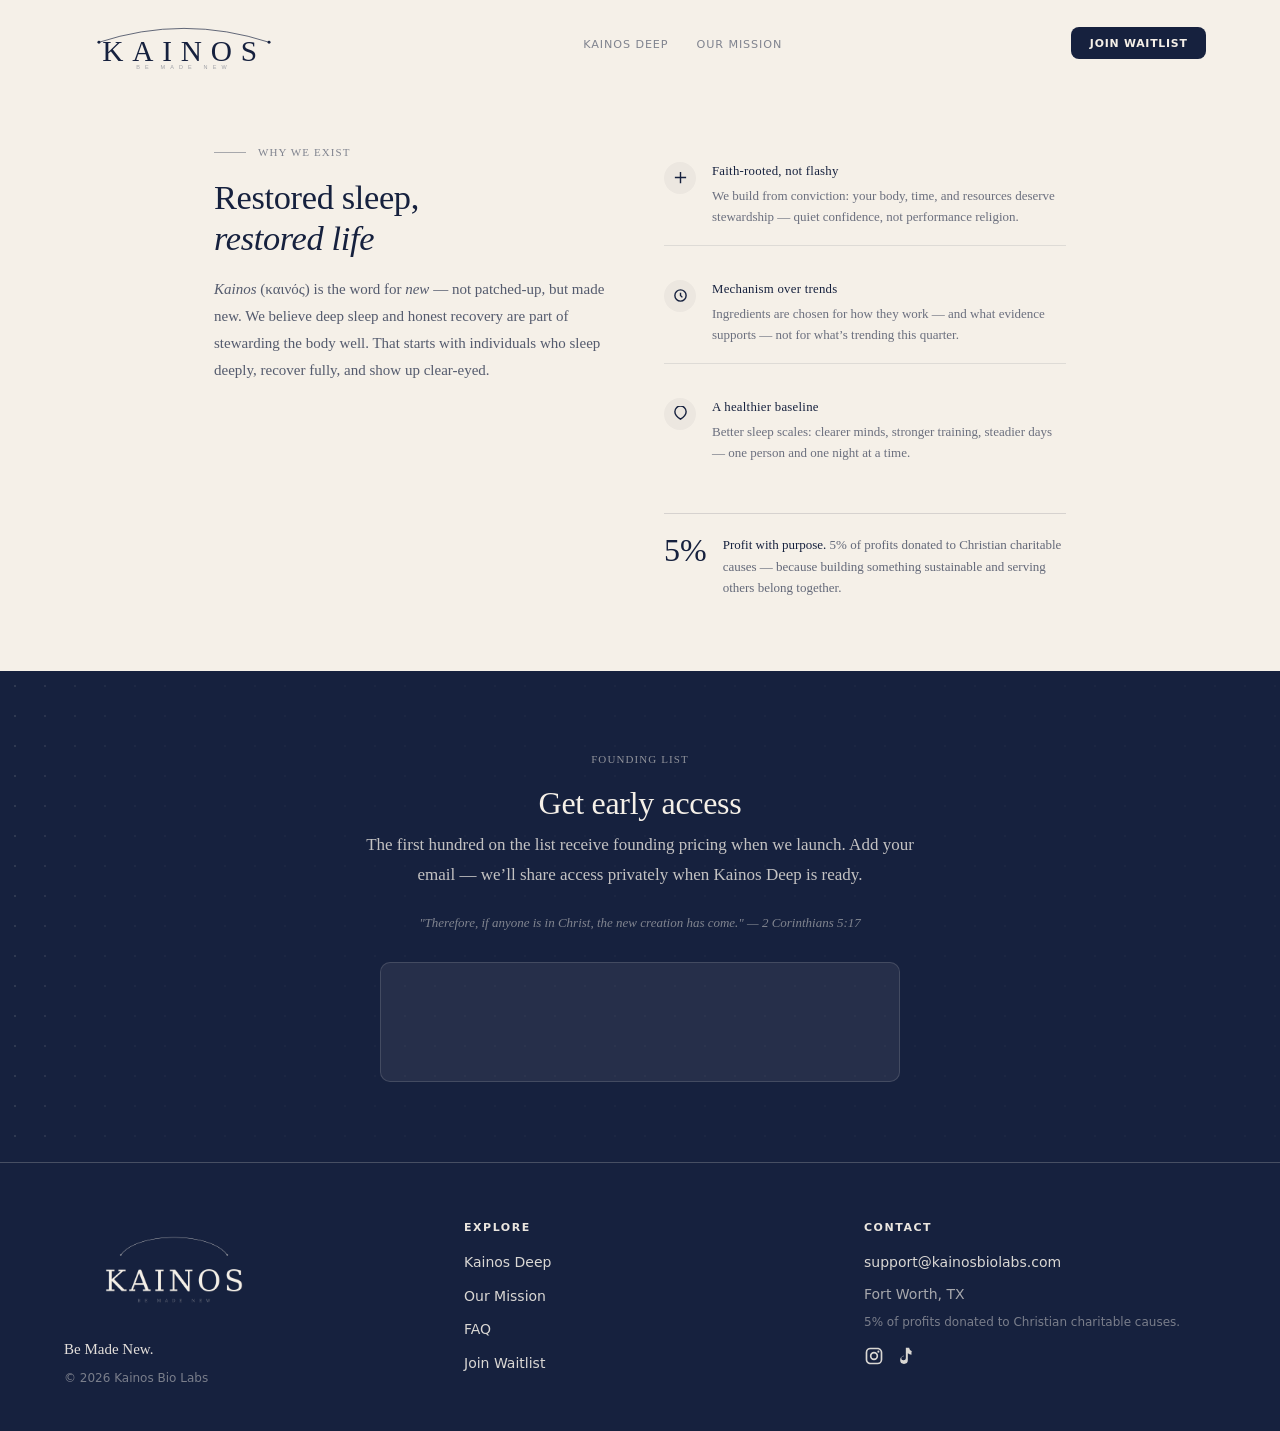
<file: about.html>
<!DOCTYPE html>
<html lang="en">
<head>
<meta charset="UTF-8" />
<meta http-equiv="X-Content-Type-Options" content="nosniff"/>
<meta http-equiv="X-Frame-Options" content="SAMEORIGIN"/>
<meta http-equiv="Referrer-Policy" content="strict-origin-when-cross-origin"/>
<meta http-equiv="Permissions-Policy" content="camera=(), microphone=(), geolocation=(), payment=()"/>
<meta http-equiv="Content-Security-Policy" content="default-src 'self'; script-src 'self' 'unsafe-inline' https://www.googletagmanager.com https://static.klaviyo.com https://static-tracking.klaviyo.com https://www.klaviyo.com; style-src 'self' 'unsafe-inline' https://fonts.googleapis.com; font-src https://fonts.gstatic.com; img-src 'self' data: https:; connect-src 'self' https://www.google-analytics.com https://analytics.google.com https://www.googletagmanager.com https://www.klaviyo.com https://a.klaviyo.com; frame-ancestors 'none';"/>
<link rel="canonical" href="https://kainosbiolabs.com/about.html"/>
<!-- Google tag (gtag.js) -->
<script async src="https://www.googletagmanager.com/gtag/js?id=G-3431XCGMX7"></script>
<script>
  window.dataLayer = window.dataLayer || [];
  function gtag(){dataLayer.push(arguments);}
  gtag('js', new Date());
  gtag('config', 'G-3431XCGMX7');
</script>
<meta name="viewport" content="width=device-width, initial-scale=1.0"/>
<meta name="description" content="Our mission — Kainos Bio Labs. Faith-driven, science-backed sleep and recovery. Be Made New."/>
<meta name="theme-color" content="#070b18"/>
<title>Our Mission | Kainos Bio Labs</title>

<meta property="og:title" content="Our Mission | Kainos Bio Labs"/>
<meta property="og:description" content="Faith-driven, science-backed sleep and recovery. Kainos Deep — coming 2026."/>
<meta property="og:type" content="website"/>
<meta property="og:url" content="https://kainosbiolabs.com/about.html"/>
<meta property="og:image" content="https://kainosbiolabs.com/og-image.png"/>
<meta property="og:image:width" content="1200"/>
<meta property="og:image:height" content="630"/>
<meta name="twitter:image" content="https://kainosbiolabs.com/og-image.png"/>
<meta name="twitter:card" content="summary_large_image"/>
<meta name="twitter:title" content="Our Mission | Kainos Bio Labs"/>
<meta name="twitter:description" content="Faith-driven, science-backed sleep and recovery. Kainos Deep — coming 2026."/>

<link rel="icon" type="image/png" sizes="16x16" href="favicon-16.png"/>
<link rel="icon" type="image/png" sizes="32x32" href="favicon-32.png"/>
<link rel="icon" type="image/png" sizes="48x48" href="favicon-48.png"/>
<link rel="icon" type="image/svg+xml" href="favicon.svg"/>
<link rel="icon" href="favicon.ico" sizes="any"/>
<link rel="apple-touch-icon" sizes="180x180" href="apple-touch-icon.png"/>
<link rel="manifest" href="site.webmanifest"/>

<link rel="preconnect" href="https://fonts.googleapis.com"/>
<link rel="preconnect" href="https://fonts.gstatic.com" crossorigin/>
<link href="https://fonts.googleapis.com/css2?family=Cormorant+Garamond:ital,wght@0,300;0,400;0,500;0,600;1,300;1,400&family=DM+Sans:ital,opsz,wght@0,9..40,300;0,9..40,400;0,9..40,500;0,9..40,600;1,9..40,400&display=swap" rel="stylesheet"/>
<link rel="stylesheet" href="styles.css"/>
<script type="application/ld+json">
{
  "@context": "https://schema.org",
  "@graph": [
    {
      "@type": "Organization",
      "@id": "https://kainosbiolabs.com/#organization",
      "name": "Kainos Bio Labs",
      "url": "https://kainosbiolabs.com/"
    },
    {
      "@type": "AboutPage",
      "@id": "https://kainosbiolabs.com/about.html#webpage",
      "url": "https://kainosbiolabs.com/about.html",
      "name": "Our Mission | Kainos Bio Labs",
      "isPartOf": { "@id": "https://kainosbiolabs.com/#website" },
      "mainEntity": { "@id": "https://kainosbiolabs.com/#organization" },
      "inLanguage": "en-US"
    },
    {
      "@type": "WebSite",
      "@id": "https://kainosbiolabs.com/#website",
      "url": "https://kainosbiolabs.com/",
      "name": "Kainos Bio Labs",
      "publisher": { "@id": "https://kainosbiolabs.com/#organization" }
    }
  ]
}
</script>
<script src="main.js" defer></script>
</head>
<body>
<div id="scroll-progress" aria-hidden="true"></div>

<a class="skip-link" href="#main">Skip to content</a>

<header>
<nav class="site-nav" id="site-nav" aria-label="Primary">
  <div class="nav-inner">
    <a class="nav-logo" href="index.html" aria-label="Kainos Bio Labs — home">
      <img class="nav-logo-img" src="kainos-logo-navy-transparent.svg" width="600" height="180" alt="" decoding="async" fetchpriority="high"/>
    </a>
    <button type="button" class="nav-toggle" aria-expanded="false" aria-controls="nav-menu" aria-label="Open menu">
      <span></span><span></span><span></span>
    </button>
    <ul class="nav-links" id="nav-menu">
      <li><a href="product.html">Kainos Deep</a></li>
      <li><a href="about.html" aria-current="page">Our Mission</a></li>
      <li class="nav-cta-mobile-item"><button type="button" class="nav-cta nav-cta--full" data-scroll="waitlist">Join waitlist</button></li>
    </ul>
    <button type="button" class="nav-cta" data-scroll="waitlist">Join waitlist</button>
  </div>
</nav>
</header>

<main id="main">

<section class="about-mission-light" id="mission" aria-labelledby="mission-heading">
  <div class="about-mission-container">
    <div class="about-mission-columns">
      <div class="about-mission-intro">
        <div class="about-mission-eyebrow">
          <div class="about-mission-eyebrow-line"></div>
          <span>Why we exist</span>
        </div>
        <h1 id="mission-heading" class="about-mission-heading">Restored sleep,<br><em>restored life</em></h1>
        <p class="body-narrow">
          <em lang="el">Kainos</em> (καινός) is the word for <em>new</em> — not patched-up, but made new. We believe deep sleep and honest recovery are part of stewarding the body well. That starts with individuals who sleep deeply, recover fully, and show up clear-eyed.
        </p>
      </div>
      <div class="about-mission-aside">
        <div class="about-mission-cards">
          <div class="about-mission-card">
            <div class="about-mission-card-icon">
              <svg viewBox="0 0 16 16" fill="none" stroke="currentColor" stroke-width="1.5" aria-hidden="true">
                <path d="M8 2v12M2 8h12"/>
              </svg>
            </div>
            <div>
              <div class="about-mission-card-title">Faith-rooted, not flashy</div>
              <div class="about-mission-card-text">We build from conviction: your body, time, and resources deserve stewardship — quiet confidence, not performance religion.</div>
            </div>
          </div>
          <div class="about-mission-card">
            <div class="about-mission-card-icon">
              <svg viewBox="0 0 16 16" fill="none" stroke="currentColor" stroke-width="1.5" aria-hidden="true">
                <circle cx="8" cy="8" r="6"/>
                <path d="M8 5v3l2 2"/>
              </svg>
            </div>
            <div>
              <div class="about-mission-card-title">Mechanism over trends</div>
              <div class="about-mission-card-text">Ingredients are chosen for how they work — and what evidence supports — not for what’s trending this quarter.</div>
            </div>
          </div>
          <div class="about-mission-card">
            <div class="about-mission-card-icon">
              <svg viewBox="0 0 16 16" fill="none" stroke="currentColor" stroke-width="1.5" aria-hidden="true">
                <path d="M8 14s-6-4-6-8a6 6 0 0 1 12 0c0 4-6 8-6 8z"/>
              </svg>
            </div>
            <div>
              <div class="about-mission-card-title">A healthier baseline</div>
              <div class="about-mission-card-text">Better sleep scales: clearer minds, stronger training, steadier days — one person and one night at a time.</div>
            </div>
          </div>
        </div>
        <div class="about-mission-tithe">
          <div class="about-mission-tithe-pct">5%</div>
          <div class="about-mission-tithe-text">
            <strong>Profit with purpose.</strong> 5% of profits donated to Christian charitable causes — because building something sustainable and serving others belong together.
          </div>
        </div>
      </div>
    </div>
  </div>
</section>

<section class="cta-band cta-band--soft" aria-labelledby="cta-about-heading">
  <canvas id="cta-canvas" aria-hidden="true"></canvas>
  <div class="cta-band__inner">
    <p class="eyebrow eyebrow--on-dark">Founding list</p>
    <h2 id="cta-about-heading" class="h-section h-section--on-dark">Get early access</h2>
    <p class="lead lead--on-dark">The first hundred on the list receive founding pricing when we launch. Add your email — we’ll share access privately when Kainos Deep is ready.</p>
    <p class="quote-attribution">"Therefore, if anyone is in Christ, the new creation has come." — 2 Corinthians 5:17</p>
    <div class="klaviyo-form-V8hLfp"><noscript><p>To join the waitlist, email us at <a href="mailto:jake@kainosbiolabs.com">jake@kainosbiolabs.com</a></p></noscript></div>
  </div>
</section>

</main>

<footer class="site-footer-rich" aria-labelledby="footer-explore-heading footer-contact-heading">
  <div class="site-footer-rich__inner">
    <div class="site-footer-rich__col site-footer-rich__col--brand">
      <a class="site-footer-rich__logo-link" href="index.html" aria-label="Kainos Bio Labs — home">
        <img class="site-footer-rich__logo" src="kainos-logo-cream-on-navy.png" width="240" height="72" alt="" decoding="async" loading="lazy"/>
      </a>
      <p class="site-footer-rich__tagline">Be Made New.</p>
      <p class="site-footer-rich__copy">© 2026 Kainos Bio Labs</p>
    </div>
    <div class="site-footer-rich__col">
      <h2 id="footer-explore-heading" class="site-footer-rich__heading">Explore</h2>
      <ul class="site-footer-rich__list">
        <li><a href="product.html">Kainos Deep</a></li>
        <li><a href="about.html">Our Mission</a></li>
        <li><a href="product.html#faq">FAQ</a></li>
        <li><a href="index.html#waitlist" data-scroll="waitlist">Join Waitlist</a></li>
      </ul>
    </div>
    <div class="site-footer-rich__col">
      <h2 id="footer-contact-heading" class="site-footer-rich__heading">Contact</h2>
      <ul class="site-footer-rich__list">
        <li><a href="mailto:support@kainosbiolabs.com" class="site-footer-rich__email">support@kainosbiolabs.com</a></li>
        <li class="site-footer-rich__muted">Fort Worth, TX</li>
        <li class="site-footer-rich__muted site-footer-rich__muted--small">5% of profits donated to Christian charitable causes.</li>
        <li class="site-footer-rich__social">
          <a href="https://instagram.com/kainosbiolabs" target="_blank" rel="noopener noreferrer" aria-label="Kainos on Instagram" class="site-footer-rich__social-link">
            <svg width="20" height="20" viewBox="0 0 24 24" aria-hidden="true" focusable="false"><path fill="currentColor" d="M7.8 2h8.4C19.4 2 22 4.6 22 7.8v8.4a5.8 5.8 0 0 1-5.8 5.8H7.8C4.6 22 2 19.4 2 16.2V7.8A5.8 5.8 0 0 1 7.8 2m-.2 2A3.6 3.6 0 0 0 4 7.6v8.8C4 18.39 5.61 20 7.6 20h8.8a3.6 3.6 0 0 0 3.6-3.6V7.6C20 5.61 18.39 4 16.4 4H7.6m9.65 1.5a1.25 1.25 0 0 1 1.25 1.25A1.25 1.25 0 0 1 17.25 8 1.25 1.25 0 0 1 16 6.75a1.25 1.25 0 0 1 1.25-1.25M12 7a5 5 0 0 1 5 5 5 5 0 0 1-5 5 5 5 0 0 1-5-5 5 5 0 0 1 5-5m0 2a3 3 0 0 0-3 3 3 3 0 0 0 3 3 3 3 0 0 0 3-3 3 3 0 0 0-3-3z"/></svg>
          </a>
          <a href="https://tiktok.com/@bekainos" target="_blank" rel="noopener noreferrer" aria-label="Kainos on TikTok" class="site-footer-rich__social-link">
            <svg width="20" height="20" viewBox="0 0 24 24" aria-hidden="true" focusable="false"><path fill="currentColor" d="M19.59 6.69a4.83 4.83 0 0 1-3.77-4.25V2h-4.01v12.67a2.75 2.75 0 1 1-2.52-2.92c.08 0 .15 0 .22.01V12.4a6.17 6.17 0 0 0-1.09-.1A4.63 4.63 0 0 0 5 16.91a4.63 4.63 0 0 0 4.6 4.63 4.63 4.63 0 0 0 4.6-4.63V8.8a6.84 6.84 0 0 0 4.39 1.56V6.07a4.9 4.9 0 0 1-1-.1z"/></svg>
          </a>
        </li>
      </ul>
    </div>
  </div>
</footer>

<script async type='text/javascript' src='https://static.klaviyo.com/onsite/js/Ubpd6k/klaviyo.js?company_id=Ubpd6k'></script>
<script type="text/javascript">
!function(){if(!window.klaviyo){window._klOnsite=window._klOnsite||[];try{window.klaviyo=new Proxy({},{get:function(n,i){return"push"===i?function(){var n;(n=window._klOnsite).push.apply(n,arguments)}:function(){for(var n=arguments.length,o=new Array(n),w=0;w<n;w++)o[w]=arguments[w];var t="function"==typeof o[o.length-1]?o.pop():void 0,e=new Promise((function(n){window._klOnsite.push([i].concat(o,[function(i){t&&t(i),n(i)}]))}));return e}}})}catch(n){window.klaviyo=window.klaviyo||[],window.klaviyo.push=function(){var n;(n=window._klOnsite).push.apply(n,arguments)}}}}();
</script>
</body>
</html>
</file>
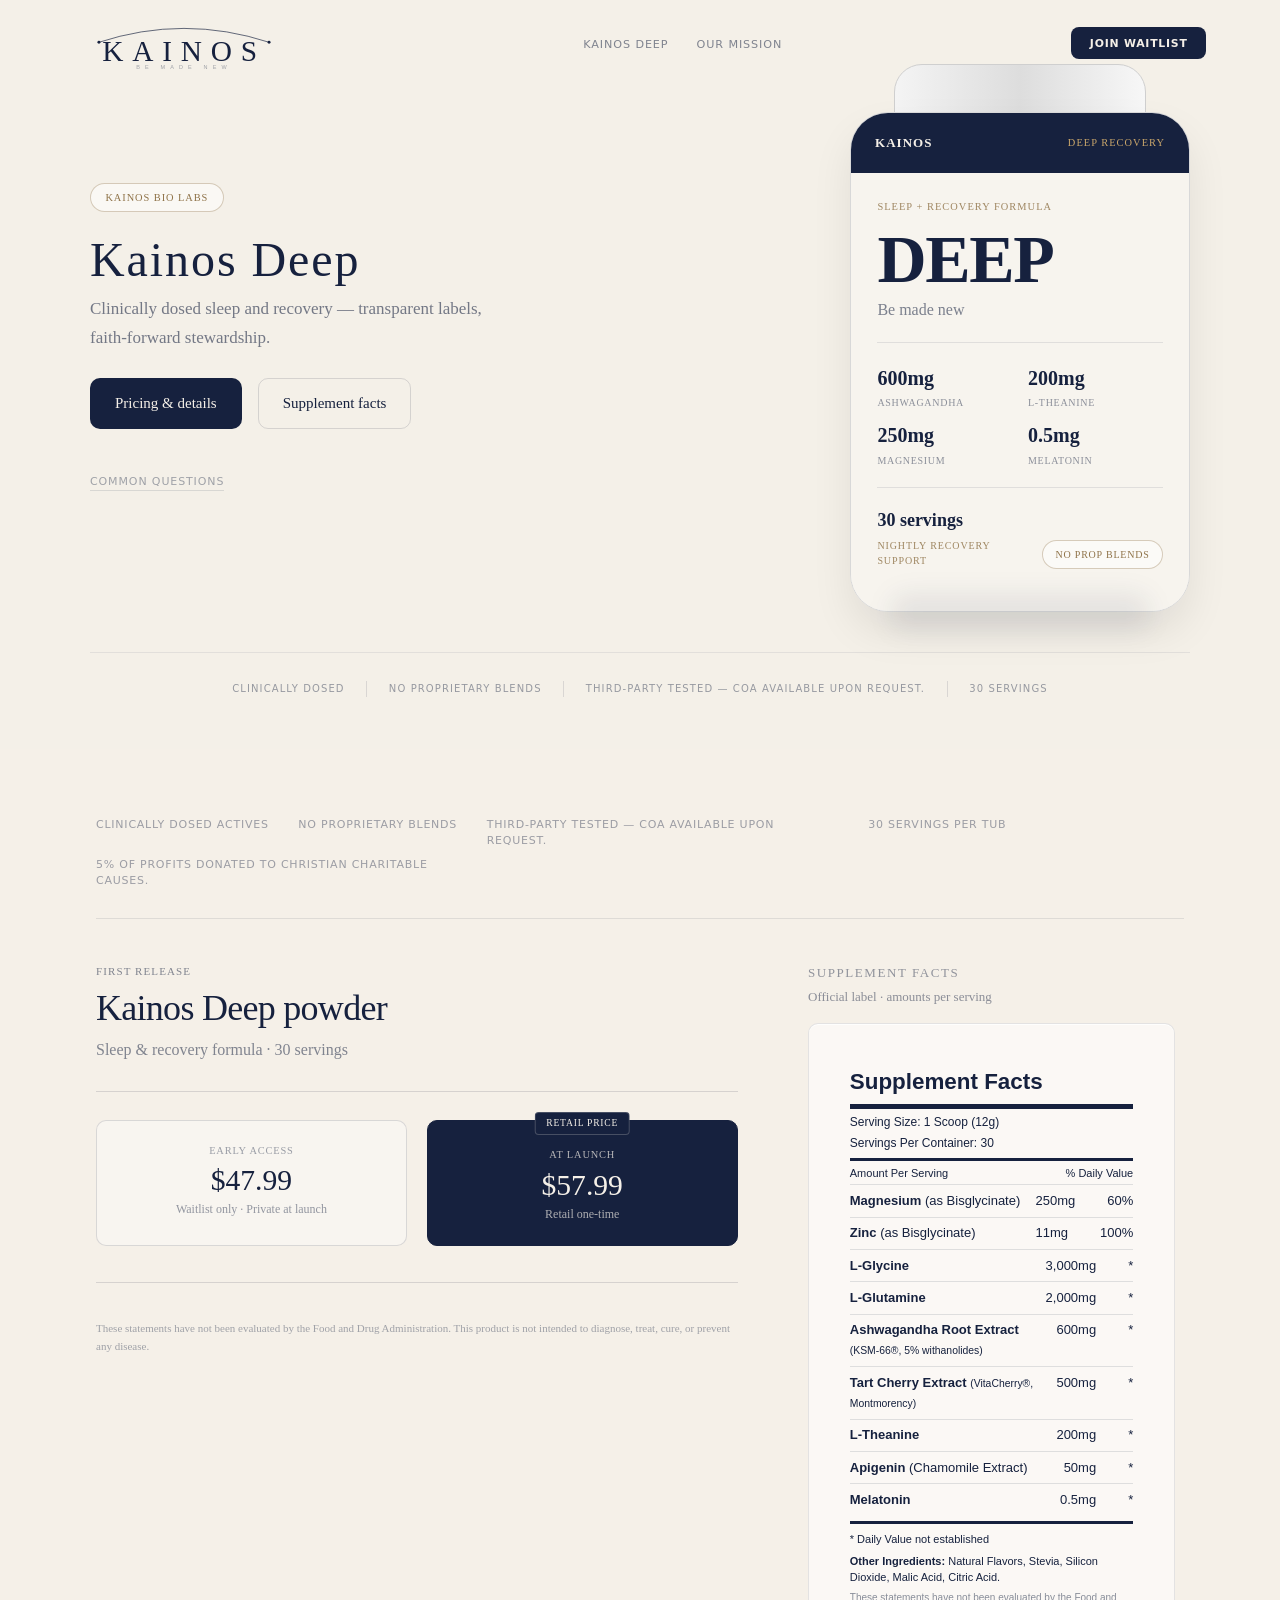
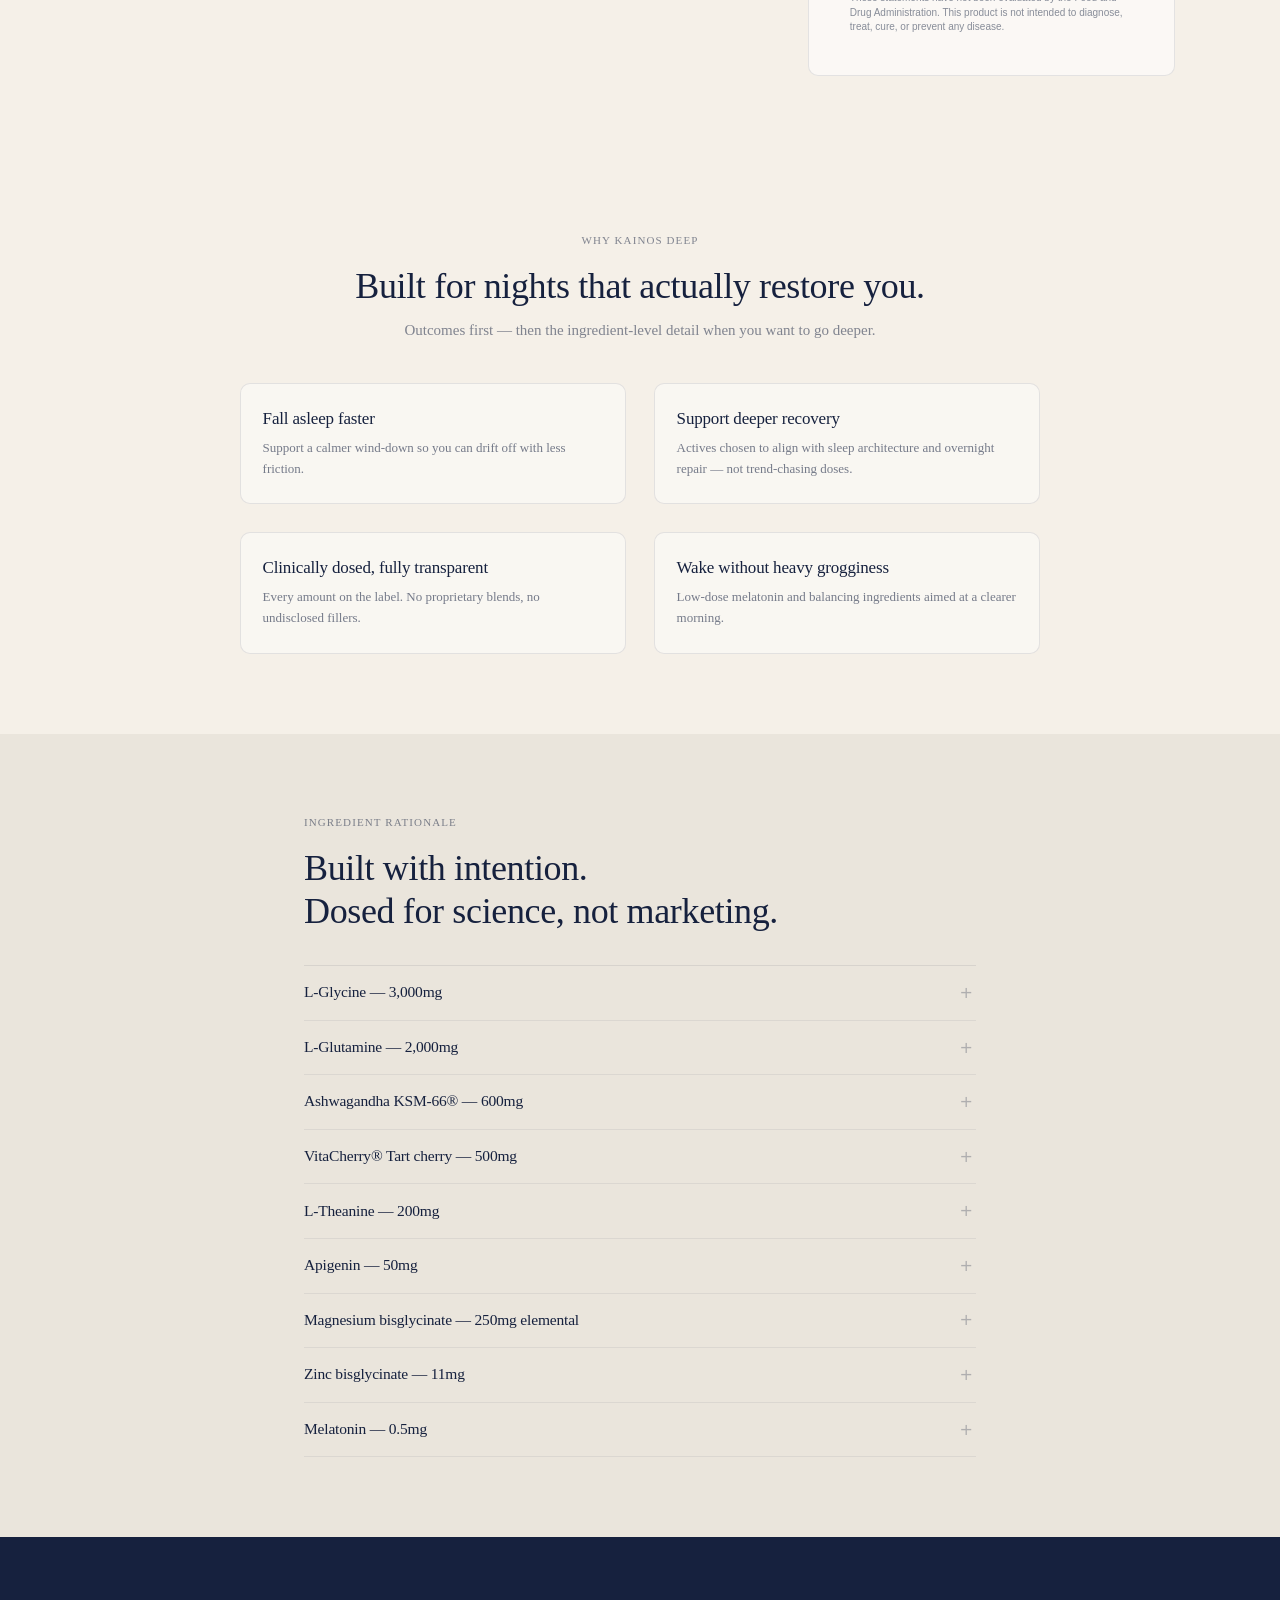
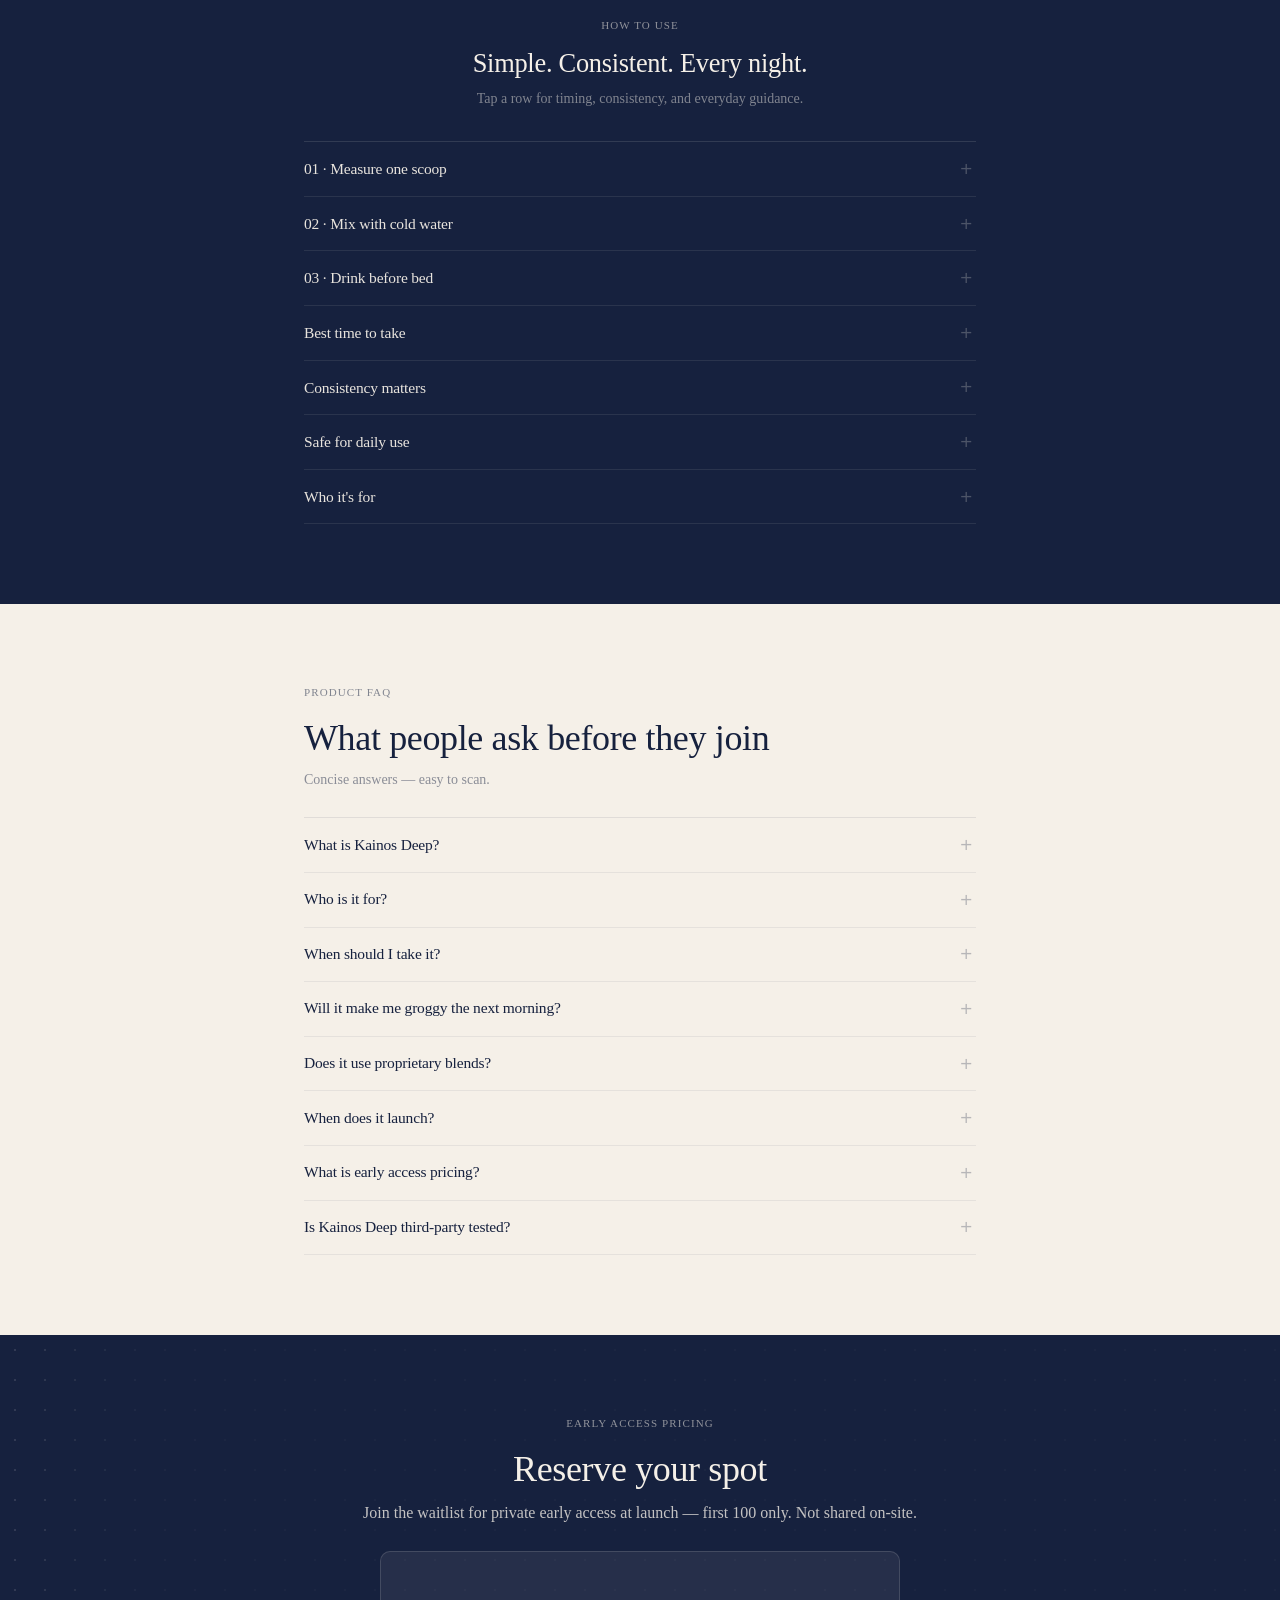
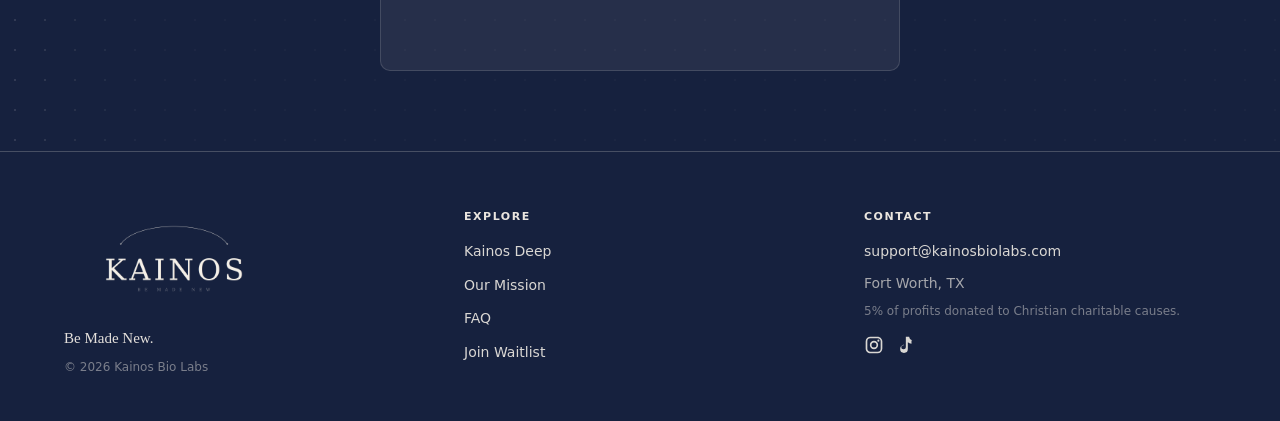
<file: product.html>
<!DOCTYPE html>
<html lang="en">
<!-- Updated: 2026-04-21 -->
<head>
<meta charset="UTF-8" />
<meta http-equiv="X-Content-Type-Options" content="nosniff"/>
<meta http-equiv="X-Frame-Options" content="SAMEORIGIN"/>
<meta http-equiv="Referrer-Policy" content="strict-origin-when-cross-origin"/>
<meta http-equiv="Permissions-Policy" content="camera=(), microphone=(), geolocation=(), payment=()"/>
<meta http-equiv="Content-Security-Policy" content="default-src 'self'; script-src 'self' 'unsafe-inline' https://www.googletagmanager.com https://static.klaviyo.com https://static-tracking.klaviyo.com https://www.klaviyo.com; style-src 'self' 'unsafe-inline' https://fonts.googleapis.com; font-src https://fonts.gstatic.com; img-src 'self' data: https:; connect-src 'self' https://www.google-analytics.com https://analytics.google.com https://www.googletagmanager.com https://www.klaviyo.com https://a.klaviyo.com; frame-ancestors 'none';"/>
<link rel="canonical" href="https://kainosbiolabs.com/product.html"/>
<!-- Google tag (gtag.js) -->
<script async src="https://www.googletagmanager.com/gtag/js?id=G-3431XCGMX7"></script>
<script>
  window.dataLayer = window.dataLayer || [];
  function gtag(){dataLayer.push(arguments);}
  gtag('js', new Date());
  gtag('config', 'G-3431XCGMX7');
</script>
<meta name="viewport" content="width=device-width, initial-scale=1.0"/>
<meta name="description" content="Kainos Deep Powder — clinically dosed sleep and recovery. 9 ingredients, 30 servings. Kainos Bio Labs."/>
<meta name="theme-color" content="#070b18"/>
<title>Kainos Deep Powder | Kainos Bio Labs</title>

<meta property="og:title" content="Kainos Deep Powder | Sleep &amp; Recovery Formula"/>
<meta property="og:description" content="9 clinically dosed ingredients. No proprietary blends. Join the waitlist for private early access at launch."/>
<meta property="og:type" content="website"/>
<meta property="og:url" content="https://kainosbiolabs.com/product.html"/>
<meta property="og:image" content="https://kainosbiolabs.com/og-image-product.png"/>
<meta property="og:image:width" content="1200"/>
<meta property="og:image:height" content="630"/>
<meta name="twitter:image" content="https://kainosbiolabs.com/og-image-product.png"/>
<meta name="twitter:card" content="summary_large_image"/>
<meta name="twitter:title" content="Kainos Deep Powder | Sleep &amp; Recovery Formula"/>
<meta name="twitter:description" content="9 clinically dosed ingredients. No proprietary blends. Join the waitlist for private early access at launch."/>

<link rel="icon" type="image/png" sizes="16x16" href="favicon-16.png"/>
<link rel="icon" type="image/png" sizes="32x32" href="favicon-32.png"/>
<link rel="icon" type="image/png" sizes="48x48" href="favicon-48.png"/>
<link rel="icon" type="image/svg+xml" href="favicon.svg"/>
<link rel="icon" href="favicon.ico" sizes="any"/>
<link rel="apple-touch-icon" sizes="180x180" href="apple-touch-icon.png"/>
<link rel="manifest" href="site.webmanifest"/>

<link rel="preconnect" href="https://fonts.googleapis.com"/>
<link rel="preconnect" href="https://fonts.gstatic.com" crossorigin/>
<link href="https://fonts.googleapis.com/css2?family=Cormorant+Garamond:ital,wght@0,300;0,400;0,500;0,600;1,300;1,400&family=DM+Sans:ital,opsz,wght@0,9..40,300;0,9..40,400;0,9..40,500;0,9..40,600;1,9..40,400&display=swap" rel="stylesheet"/>
<link rel="stylesheet" href="styles.css"/>
<script type="application/ld+json">
{
  "@context": "https://schema.org",
  "@graph": [
    {
      "@type": "Organization",
      "@id": "https://kainosbiolabs.com/#organization",
      "name": "Kainos Bio Labs",
      "url": "https://kainosbiolabs.com/"
    },
    {
      "@type": "Product",
      "name": "Kainos Deep",
      "description": "Clinically dosed sleep and recovery powder. Nine active ingredients, thirty servings per tub, fully transparent labeling.",
      "image": "https://kainosbiolabs.com/og-image-product.png",
      "brand": { "@type": "Brand", "name": "Kainos Bio Labs" },
      "manufacturer": { "@id": "https://kainosbiolabs.com/#organization" },
      "category": "Dietary Supplement",
      "offers": {
        "@type": "Offer",
        "url": "https://kainosbiolabs.com/product.html",
        "availability": "https://schema.org/PreOrder"
      }
    }
  ]
}
</script>
<script src="main.js" defer></script>
</head>
<body>
<div id="scroll-progress" aria-hidden="true"></div>

<a class="skip-link" href="#main">Skip to content</a>

<header>
<nav class="site-nav" id="site-nav" aria-label="Primary">
  <div class="nav-inner">
    <a class="nav-logo" href="index.html" aria-label="Kainos Bio Labs — home">
      <img class="nav-logo-img" src="kainos-logo-navy-transparent.svg" width="600" height="180" alt="" decoding="async" fetchpriority="high"/>
    </a>
    <button type="button" class="nav-toggle" aria-expanded="false" aria-controls="nav-menu" aria-label="Open menu">
      <span></span><span></span><span></span>
    </button>
    <ul class="nav-links" id="nav-menu">
      <li><a href="product.html" aria-current="page">Kainos Deep</a></li>
      <li><a href="about.html">Our Mission</a></li>
      <li class="nav-cta-mobile-item"><button type="button" class="nav-cta nav-cta--full" data-scroll="waitlist">Join waitlist</button></li>
    </ul>
    <button type="button" class="nav-cta" data-scroll="waitlist">Join waitlist</button>
  </div>
</nav>
</header>

<main id="main">

<section class="product-showcase" aria-labelledby="product-hero-heading">
  <div class="product-showcase-grid">
    <div class="product-showcase__content">
      <span class="product-badge">Kainos Bio Labs</span>
      <div>
        <h1 id="product-hero-heading" class="product-hero-title">Kainos Deep</h1>
        <p class="product-hero-lead">Clinically dosed sleep and recovery — transparent labels, faith-forward stewardship.</p>
      </div>
      <div class="btn-row product-hero__actions">
        <a class="btn btn--primary" href="#kainos-deep">Pricing &amp; details</a>
        <a class="btn btn--ghost" href="#supplement-facts">Supplement facts</a>
      </div>
      <p class="product-hero__aux"><a class="product-hero__aux-link" href="#faq">Common questions</a></p>
    </div>
    <div class="product-tub-wrap">
      <div class="tub-stack">
        <div class="tub-shadow" aria-hidden="true"></div>
        <div class="tub-lid" aria-hidden="true"></div>
        <div class="tub-body">
          <div class="tub-band">
            <span class="tub-band__brand">Kainos</span>
            <span class="tub-band__tag">Deep recovery</span>
          </div>
          <div class="tub-label">
            <p class="tub-label__eyebrow">Sleep + recovery formula</p>
            <p class="tub-label__deep" aria-hidden="true">Deep</p>
            <p class="tub-label__tagline">Be made new</p>
            <div class="tub-stats">
              <div>
                <div class="tub-stat__val">600mg</div>
                <div class="tub-stat__lbl">Ashwagandha</div>
              </div>
              <div>
                <div class="tub-stat__val">200mg</div>
                <div class="tub-stat__lbl">L-Theanine</div>
              </div>
              <div>
                <div class="tub-stat__val">250mg</div>
                <div class="tub-stat__lbl">Magnesium</div>
              </div>
              <div>
                <div class="tub-stat__val">0.5mg</div>
                <div class="tub-stat__lbl">Melatonin</div>
              </div>
            </div>
            <div class="tub-footer">
              <div>
                <div class="tub-footer__main">30 servings</div>
                <div class="tub-footer__sub">Nightly recovery support</div>
              </div>
              <span class="tub-pill">No prop blends</span>
            </div>
          </div>
        </div>
      </div>
    </div>
  </div>
  <div class="product-trust-strip-wrap">
    <ul class="product-trust-strip" aria-label="Product standards">
      <li>Clinically dosed</li>
      <li>No proprietary blends</li>
      <li>Third-Party Tested — COA available upon request.</li>
      <li>30 servings</li>
    </ul>
  </div>
</section>

<section id="kainos-deep" class="product-detail-sheet" aria-labelledby="product-details-heading">
  <div class="container container--product-wide">
    <div class="product-detail-trust" role="region" aria-label="Quality and mission">
      <ul class="product-detail-trust__list">
        <li>Clinically dosed actives</li>
        <li>No proprietary blends</li>
        <li>Third-Party Tested — COA available upon request.</li>
        <li>30 servings per tub</li>
        <li>5% of profits donated to Christian charitable causes.</li>
      </ul>
    </div>
    <div class="product-detail-grid">
      <div class="product-detail-main">
        <header class="product-deep__header">
          <p class="eyebrow">First release</p>
          <h2 id="product-details-heading" class="h-section product-detail-main__title">Kainos Deep powder</h2>
          <p class="product-deep__sub">Sleep &amp; recovery formula · 30 servings</p>
        </header>
        <hr class="divider product-deep__divider"/>
        <div class="product-deep-pricing">
          <div class="price-card">
            <p class="price-card__eyebrow">Early Access</p>
            <p class="price-card__amount">$47.99</p>
            <p class="price-card__note">Waitlist only · Private at launch</p>
          </div>
          <div class="price-card price-card--featured">
            <span class="price-card__badge">Retail price</span>
            <p class="price-card__eyebrow">At Launch</p>
            <p class="price-card__amount">$57.99</p>
            <p class="price-card__note">Retail one-time</p>
          </div>
        </div>
        <hr class="divider divider--loose"/>
        <p class="fda-note">These statements have not been evaluated by the Food and Drug Administration. This product is not intended to diagnose, treat, cure, or prevent any disease.</p>
      </div>
      <aside class="product-detail-facts" id="supplement-facts" aria-labelledby="sf-heading">
        <h2 id="sf-heading" class="product-detail-facts__heading">Supplement facts</h2>
        <p class="product-detail-facts__note">Official label · amounts per serving</p>
        <div class="product-detail-facts__surface">
          <div class="supplement-facts-panel supplement-facts-panel--embed">
            <p class="sf-title">Supplement Facts</p>
            <p class="sf-meta">Serving Size: 1 Scoop (12g)</p>
            <p class="sf-meta">Servings Per Container: 30</p>
            <div class="sf-header-row">
              <span>Amount Per Serving</span>
              <span>% Daily Value</span>
            </div>
            <div class="sf-row">
              <div><strong>Magnesium</strong> <span>(as Bisglycinate)</span></div>
              <div><span>250mg</span> <span>60%</span></div>
            </div>
            <div class="sf-row">
              <div><strong>Zinc</strong> <span>(as Bisglycinate)</span></div>
              <div><span>11mg</span> <span>100%</span></div>
            </div>
            <div class="sf-row">
              <div><strong>L-Glycine</strong></div>
              <div><span>3,000mg</span> <span>*</span></div>
            </div>
            <div class="sf-row">
              <div><strong>L-Glutamine</strong></div>
              <div><span>2,000mg</span> <span>*</span></div>
            </div>
            <div class="sf-row">
              <div><strong>Ashwagandha Root Extract</strong> <span class="sf-sub">(KSM-66®, 5% withanolides)</span></div>
              <div><span>600mg</span> <span>*</span></div>
            </div>
            <div class="sf-row">
              <div><strong>Tart Cherry Extract</strong> <span class="sf-sub">(VitaCherry®, Montmorency)</span></div>
              <div><span>500mg</span> <span>*</span></div>
            </div>
            <div class="sf-row">
              <div><strong>L-Theanine</strong></div>
              <div><span>200mg</span> <span>*</span></div>
            </div>
            <div class="sf-row">
              <div><strong>Apigenin</strong> <span>(Chamomile Extract)</span></div>
              <div><span>50mg</span> <span>*</span></div>
            </div>
            <div class="sf-row">
              <div><strong>Melatonin</strong></div>
              <div><span>0.5mg</span> <span>*</span></div>
            </div>
            <div class="sf-foot">
              <p>* Daily Value not established</p>
              <p><strong>Other Ingredients:</strong> Natural Flavors, Stevia, Silicon Dioxide, Malic Acid, Citric Acid.</p>
              <p>These statements have not been evaluated by the Food and Drug Administration. This product is not intended to diagnose, treat, cure, or prevent any disease.</p>
            </div>
          </div>
        </div>
      </aside>
    </div>
  </div>
</section>

<section class="product-why section section--cream" id="why-deep" aria-labelledby="why-deep-heading">
  <div class="container container--lg">
    <header class="product-section-intro">
      <p class="eyebrow">Why Kainos Deep</p>
      <h2 id="why-deep-heading" class="h-section product-why__headline">Built for nights that actually restore you.</h2>
      <p class="product-why__deck">Outcomes first — then the ingredient-level detail when you want to go deeper.</p>
    </header>
    <ul class="product-benefit-grid">
      <li class="product-benefit-card">
        <h3 class="product-benefit-card__title">Fall asleep faster</h3>
        <p class="product-benefit-card__text">Support a calmer wind-down so you can drift off with less friction.</p>
      </li>
      <li class="product-benefit-card">
        <h3 class="product-benefit-card__title">Support deeper recovery</h3>
        <p class="product-benefit-card__text">Actives chosen to align with sleep architecture and overnight repair — not trend-chasing doses.</p>
      </li>
      <li class="product-benefit-card">
        <h3 class="product-benefit-card__title">Clinically dosed, fully transparent</h3>
        <p class="product-benefit-card__text">Every amount on the label. No proprietary blends, no undisclosed fillers.</p>
      </li>
      <li class="product-benefit-card">
        <h3 class="product-benefit-card__title">Wake without heavy grogginess</h3>
        <p class="product-benefit-card__text">Low-dose melatonin and balancing ingredients aimed at a clearer morning.</p>
      </li>
    </ul>
  </div>
</section>

<section class="ingredient-deep-dive section section--secondary" id="ingredients" aria-labelledby="ingredient-heading">
  <div class="container container--md">
    <header class="product-section-intro product-section-intro--tight">
      <p class="eyebrow">Ingredient rationale</p>
      <h2 id="ingredient-heading" class="h-section">Built with intention.<br>Dosed for science, not marketing.</h2>
    </header>
    <div class="product-disclosure-stack product-disclosure-stack--editorial">
      <details class="product-disclosure">
        <summary class="product-disclosure__summary">L-Glycine — 3,000mg</summary>
        <div class="product-disclosure__body">
          <p>Lowers core body temperature to accelerate deep sleep onset. The primary reason Kainos Deep is a powder — this dose cannot fit in a capsule. Most competitors skip it entirely.</p>
        </div>
      </details>
      <details class="product-disclosure">
        <summary class="product-disclosure__summary">L-Glutamine — 2,000mg</summary>
        <div class="product-disclosure__body">
          <p>Supports overnight gut lining repair and muscle recovery. Pairs with glycine for a complete overnight rebuild stack that no capsule can carry at these doses.</p>
        </div>
      </details>
      <details class="product-disclosure">
        <summary class="product-disclosure__summary">Ashwagandha KSM-66® — 600mg</summary>
        <div class="product-disclosure__body">
          <p>Cortisol is the #1 reason people can't sleep. KSM-66 is a branded ashwagandha extract used in over 24 published human clinical trials. Full 600mg — never compromised.</p>
        </div>
      </details>
      <details class="product-disclosure">
        <summary class="product-disclosure__summary">VitaCherry® Tart cherry — 500mg</summary>
        <div class="product-disclosure__body">
          <p>15x more concentrated than generic tart cherry. May support muscle recovery and supports the body's natural melatonin pathway. Where sleep and recovery meet in one ingredient.</p>
        </div>
      </details>
      <details class="product-disclosure">
        <summary class="product-disclosure__summary">L-Theanine — 200mg</summary>
        <div class="product-disclosure__body">
          <p>Promotes alpha brain wave activity — the calm state you feel after meditation. Quiets the racing mind without grogginess or dependency.</p>
        </div>
      </details>
      <details class="product-disclosure">
        <summary class="product-disclosure__summary">Apigenin — 50mg</summary>
        <div class="product-disclosure__body">
          <p>Chamomile-derived. Modulates GABA-A receptors to initiate relaxation in the first 30 minutes — before the deeper ingredients fully activate.</p>
        </div>
      </details>
      <details class="product-disclosure">
        <summary class="product-disclosure__summary">Magnesium bisglycinate — 250mg elemental</summary>
        <div class="product-disclosure__body">
          <p>Supports GABA activity, muscle relaxation, and melatonin regulation. Bisglycinate absorbs far better than oxide — and is gentle on the stomach for nightly use.</p>
        </div>
      </details>
      <details class="product-disclosure">
        <summary class="product-disclosure__summary">Zinc bisglycinate — 11mg</summary>
        <div class="product-disclosure__body">
          <p>Supports melatonin synthesis and overnight muscle and immune function. Bisglycinate form — actually absorbed, not just listed on the label.</p>
        </div>
      </details>
      <details class="product-disclosure">
        <summary class="product-disclosure__summary">Melatonin — 0.5mg</summary>
        <div class="product-disclosure__body">
          <p>Most sleep supplements use 5–10mg of melatonin — far above what research supports. Kainos Deep uses 0.5mg, the dose shown in studies to support your body&apos;s natural sleep cycle without disruption.</p>
        </div>
      </details>
    </div>
  </div>
</section>

<section class="section section--navy how-to-section" aria-labelledby="how-heading">
  <div class="container container--md">
    <header class="product-section-intro product-section-intro--on-dark">
      <p class="eyebrow eyebrow--on-dark eyebrow--center eyebrow--tight-bottom">How to use</p>
      <h2 id="how-heading" class="how-to-lead">Simple. Consistent. Every night.</h2>
      <p class="how-to-deck">Tap a row for timing, consistency, and everyday guidance.</p>
    </header>
    <div class="product-disclosure-stack product-disclosure-stack--dark product-disclosure-stack--editorial">
      <details class="product-disclosure product-disclosure--dark">
        <summary class="product-disclosure__summary">01 · Measure one scoop</summary>
        <div class="product-disclosure__body">
          <p>One level scoop (12g) per serving. 30 servings per tub.</p>
        </div>
      </details>
      <details class="product-disclosure product-disclosure--dark">
        <summary class="product-disclosure__summary">02 · Mix with cold water</summary>
        <div class="product-disclosure__body">
          <p>Add to 8–10oz of cold water. Shake well for 20–30 seconds until fully dissolved.</p>
        </div>
      </details>
      <details class="product-disclosure product-disclosure--dark">
        <summary class="product-disclosure__summary">03 · Drink before bed</summary>
        <div class="product-disclosure__body">
          <p>Take 30–60 minutes before bedtime. Use nightly for best results.</p>
        </div>
      </details>
      <details class="product-disclosure product-disclosure--dark">
        <summary class="product-disclosure__summary">Best time to take</summary>
        <div class="product-disclosure__body">
          <p>30–60 minutes before your intended sleep time. Apigenin and L-Theanine begin working within the first 30 minutes.</p>
        </div>
      </details>
      <details class="product-disclosure product-disclosure--dark">
        <summary class="product-disclosure__summary">Consistency matters</summary>
        <div class="product-disclosure__body">
          <p>Ashwagandha KSM-66 and magnesium build over time. Most people notice the biggest difference after 7–14 days of nightly use.</p>
        </div>
      </details>
      <details class="product-disclosure product-disclosure--dark">
        <summary class="product-disclosure__summary">Safe for daily use</summary>
        <div class="product-disclosure__body">
          <p>All 9 ingredients are well-tolerated for nightly use. Kainos Deep uses 0.5mg melatonin, the dose shown in studies to support your body&apos;s natural sleep cycle without disruption.</p>
        </div>
      </details>
      <details class="product-disclosure product-disclosure--dark">
        <summary class="product-disclosure__summary">Who it's for</summary>
        <div class="product-disclosure__body">
          <p>Adults who train, work hard, and want to wake up genuinely restored. If you're pregnant, nursing, or on medication — consult your doctor first.</p>
        </div>
      </details>
    </div>
  </div>
</section>

<section class="site-faq section section--cream" id="faq" aria-labelledby="faq-heading">
  <div class="container container--md">
    <header class="product-section-intro product-section-intro--tight site-faq__head">
      <p class="eyebrow">Product FAQ</p>
      <h2 id="faq-heading" class="h-section">What people ask before they join</h2>
      <p class="site-faq__intro">Concise answers — easy to scan.</p>
    </header>
    <div class="product-disclosure-stack product-disclosure-stack--editorial site-faq__stack">
      <details class="product-disclosure">
        <summary class="product-disclosure__summary">What is Kainos Deep?</summary>
        <div class="product-disclosure__body">
          <p>A sleep and recovery powder you mix nightly — nine actives at clinically meaningful doses, fully disclosed on the label. Thirty servings per tub.</p>
        </div>
      </details>
      <details class="product-disclosure">
        <summary class="product-disclosure__summary">Who is it for?</summary>
        <div class="product-disclosure__body">
          <p>Adults who want deeper sleep and better overnight recovery. Not intended for children. If you’re pregnant, nursing, or taking medication, consult your physician first.</p>
        </div>
      </details>
      <details class="product-disclosure">
        <summary class="product-disclosure__summary">When should I take it?</summary>
        <div class="product-disclosure__body">
          <p>Thirty to sixty minutes before bed, mixed in cold water — one level scoop (12g) per serving. Consistent nightly use delivers the best results for adaptogens and magnesium.</p>
        </div>
      </details>
      <details class="product-disclosure">
        <summary class="product-disclosure__summary">Will it make me groggy the next morning?</summary>
        <div class="product-disclosure__body">
          <p>We use 0.5mg melatonin — a low dose chosen to support sleep onset without the heavy next-day fog associated with high-dose products.</p>
        </div>
      </details>
      <details class="product-disclosure">
        <summary class="product-disclosure__summary">Does it use proprietary blends?</summary>
        <div class="product-disclosure__body">
          <p>No. Every ingredient and amount is listed individually. What you see is what you get.</p>
        </div>
      </details>
      <details class="product-disclosure">
        <summary class="product-disclosure__summary">When does it launch?</summary>
        <div class="product-disclosure__body">
          <p>Targeting 2026. Waitlist members hear first; early access by private email when orders open.</p>
        </div>
      </details>
      <details class="product-disclosure">
        <summary class="product-disclosure__summary">What is early access pricing?</summary>
        <div class="product-disclosure__body">
          <p>Early access pricing is available to waitlist members only — never published on the site. When orders open, waitlist members hear first with a private discount before standard retail pricing goes live.</p>
        </div>
      </details>
      <details class="product-disclosure">
        <summary class="product-disclosure__summary">Is Kainos Deep third-party tested?</summary>
        <div class="product-disclosure__body">
          <p>Yes. Every batch is tested by an independent lab. A Certificate of Analysis (COA) is available upon request at support@kainosbiolabs.com.</p>
        </div>
      </details>
    </div>
  </div>
</section>

<section id="waitlist" class="cta-band cta-band--minimal" aria-labelledby="cta-product-heading">
  <canvas id="cta-canvas" aria-hidden="true"></canvas>
  <div class="cta-band__inner">
    <p class="eyebrow eyebrow--on-dark">Early access pricing</p>
    <h2 id="cta-product-heading" class="h-section h-section--on-dark">Reserve your spot</h2>
    <p class="lead lead--on-dark">Join the waitlist for private early access at launch — first 100 only. Not shared on-site.</p>
    <div class="klaviyo-form-V8hLfp"><noscript><p>To join the waitlist, email us at <a href="mailto:jake@kainosbiolabs.com">jake@kainosbiolabs.com</a></p></noscript></div>
  </div>
</section>

</main>

<footer class="site-footer-rich" aria-labelledby="footer-explore-heading footer-contact-heading">
  <div class="site-footer-rich__inner">
    <div class="site-footer-rich__col site-footer-rich__col--brand">
      <a class="site-footer-rich__logo-link" href="index.html" aria-label="Kainos Bio Labs — home">
        <img class="site-footer-rich__logo" src="kainos-logo-cream-on-navy.png" width="240" height="72" alt="" decoding="async" loading="lazy"/>
      </a>
      <p class="site-footer-rich__tagline">Be Made New.</p>
      <p class="site-footer-rich__copy">© 2026 Kainos Bio Labs</p>
    </div>
    <div class="site-footer-rich__col">
      <h2 id="footer-explore-heading" class="site-footer-rich__heading">Explore</h2>
      <ul class="site-footer-rich__list">
        <li><a href="product.html">Kainos Deep</a></li>
        <li><a href="about.html">Our Mission</a></li>
        <li><a href="product.html#faq">FAQ</a></li>
        <li><a href="product.html#waitlist" data-scroll="waitlist">Join Waitlist</a></li>
      </ul>
    </div>
    <div class="site-footer-rich__col">
      <h2 id="footer-contact-heading" class="site-footer-rich__heading">Contact</h2>
      <ul class="site-footer-rich__list">
        <li><a href="mailto:support@kainosbiolabs.com" class="site-footer-rich__email">support@kainosbiolabs.com</a></li>
        <li class="site-footer-rich__muted">Fort Worth, TX</li>
        <li class="site-footer-rich__muted site-footer-rich__muted--small">5% of profits donated to Christian charitable causes.</li>
        <li class="site-footer-rich__social">
          <a href="https://instagram.com/kainosbiolabs" target="_blank" rel="noopener noreferrer" aria-label="Kainos on Instagram" class="site-footer-rich__social-link">
            <svg width="20" height="20" viewBox="0 0 24 24" aria-hidden="true" focusable="false"><path fill="currentColor" d="M7.8 2h8.4C19.4 2 22 4.6 22 7.8v8.4a5.8 5.8 0 0 1-5.8 5.8H7.8C4.6 22 2 19.4 2 16.2V7.8A5.8 5.8 0 0 1 7.8 2m-.2 2A3.6 3.6 0 0 0 4 7.6v8.8C4 18.39 5.61 20 7.6 20h8.8a3.6 3.6 0 0 0 3.6-3.6V7.6C20 5.61 18.39 4 16.4 4H7.6m9.65 1.5a1.25 1.25 0 0 1 1.25 1.25A1.25 1.25 0 0 1 17.25 8 1.25 1.25 0 0 1 16 6.75a1.25 1.25 0 0 1 1.25-1.25M12 7a5 5 0 0 1 5 5 5 5 0 0 1-5 5 5 5 0 0 1-5-5 5 5 0 0 1 5-5m0 2a3 3 0 0 0-3 3 3 3 0 0 0 3 3 3 3 0 0 0 3-3 3 3 0 0 0-3-3z"/></svg>
          </a>
          <a href="https://tiktok.com/@bekainos" target="_blank" rel="noopener noreferrer" aria-label="Kainos on TikTok" class="site-footer-rich__social-link">
            <svg width="20" height="20" viewBox="0 0 24 24" aria-hidden="true" focusable="false"><path fill="currentColor" d="M19.59 6.69a4.83 4.83 0 0 1-3.77-4.25V2h-4.01v12.67a2.75 2.75 0 1 1-2.52-2.92c.08 0 .15 0 .22.01V12.4a6.17 6.17 0 0 0-1.09-.1A4.63 4.63 0 0 0 5 16.91a4.63 4.63 0 0 0 4.6 4.63 4.63 4.63 0 0 0 4.6-4.63V8.8a6.84 6.84 0 0 0 4.39 1.56V6.07a4.9 4.9 0 0 1-1-.1z"/></svg>
          </a>
        </li>
      </ul>
    </div>
  </div>
</footer>

<script async type='text/javascript' src='https://static.klaviyo.com/onsite/js/Ubpd6k/klaviyo.js?company_id=Ubpd6k'></script>
<script type="text/javascript">
!function(){if(!window.klaviyo){window._klOnsite=window._klOnsite||[];try{window.klaviyo=new Proxy({},{get:function(n,i){return"push"===i?function(){var n;(n=window._klOnsite).push.apply(n,arguments)}:function(){for(var n=arguments.length,o=new Array(n),w=0;w<n;w++)o[w]=arguments[w];var t="function"==typeof o[o.length-1]?o.pop():void 0,e=new Promise((function(n){window._klOnsite.push([i].concat(o,[function(i){t&&t(i),n(i)}]))}));return e}}})}catch(n){window.klaviyo=window.klaviyo||[],window.klaviyo.push=function(){var n;(n=window._klOnsite).push.apply(n,arguments)}}}}();
</script>
</body>
</html>
</file>
<file: styles.css>
*, *::before, *::after { box-sizing: border-box; margin: 0; padding: 0; }

:root {
  --bg-primary: #F5F0E8;
  --bg-secondary: #EAE5DC;
  --bg-sand: #f4f0e8;
  --text: #16213E;
  --near-black: #0A0A0A;
  --muted: rgba(22, 33, 62, 0.52);
  --muted-soft: rgba(22, 33, 62, 0.4);
  --border: rgba(22, 33, 62, 0.1);
  --border-strong: rgba(22, 33, 62, 0.14);
  --btn-fill: #16213E;
  --btn-text: #F5F0E8;
  --cream: #F5F0E8;
  --accent-warm: #8f7349;
  --accent-warm-soft: rgba(143, 115, 73, 0.85);
  --text-rgb: 22, 33, 62;
  --shadow-sm: 0 1px 2px rgba(22, 33, 62, 0.05);
  --radius: 8px;
  --radius-md: 10px;
  --radius-lg: 12px;
  --radius-pill: 999px;
  --container: min(1180px, 100% - 3rem);
  --section-y: clamp(3.5rem, 8vw, 5rem);
  --section-y-tight: clamp(2.75rem, 6vw, 3.75rem);
  --font-serif: 'Cormorant Garamond', Georgia, 'Times New Roman', serif;
  --font-sans: 'DM Sans', system-ui, sans-serif;
  /* Night hero / status bar (aligned with .hero-klaviyo) */
  --night-zenith: #070b18;
  --night-hero-horizon: #1e2d4f;
}

/* —— Base —— */
html {
  scroll-behavior: smooth;
  scroll-padding-top: 6rem;
}
body {
  font-family: var(--font-sans);
  font-optical-sizing: auto;
  background: var(--bg-primary);
  color: var(--text);
  overflow-x: hidden;
  line-height: 1.55;
  -webkit-font-smoothing: antialiased;
}
:focus-visible {
  outline: 2px solid var(--text);
  outline-offset: 3px;
}
.section--navy :focus-visible {
  outline-color: rgba(245, 240, 232, 0.8);
}
.skip-link {
  position: absolute; left: -9999px; top: auto; width: 1px; height: 1px; overflow: hidden;
}
.skip-link:focus {
  position: fixed; left: 1rem; top: 1rem; z-index: 200;
  width: auto; height: auto; padding: 0.75rem 1rem;
  background: var(--btn-fill); color: var(--btn-text); text-decoration: none;
  font-size: 0.85rem; border-radius: var(--radius);
}
[data-animate] {
  opacity: 0;
  transform: translateY(16px);
  transition: opacity 0.5s ease, transform 0.5s ease;
}
[data-animate].is-visible {
  opacity: 1;
  transform: none;
}
@media (prefers-reduced-motion: reduce) {
  [data-animate] { opacity: 1; transform: none; transition: none; }
}

/* —— Layout: sections & containers —— */
.section {
  padding: var(--section-y) 1.5rem;
}
.section--tight {
  padding-top: var(--section-y-tight);
  padding-bottom: var(--section-y-tight);
}
.section--sand  { background: var(--bg-sand); }
.section--cream { background: var(--bg-primary); }
.section--secondary { background: var(--bg-secondary); }
.section--navy  { background: var(--btn-fill); color: var(--cream); }
.section--center { text-align: center; }
.section--wave-bottom {
  clip-path: polygon(0 0, 100% 0, 100% 92%, 0 100%);
  padding-bottom: 6rem;
}
.section--wave-top {
  clip-path: polygon(0 8%, 100% 0, 100% 100%, 0 100%);
  padding-top: 6rem;
  margin-top: -2rem;
}

.container {
  max-width: 1180px;
  margin-left: auto;
  margin-right: auto;
}
.container--narrow  { max-width: 36rem; }
.container.container--narrow { max-width: 560px; }
.container--md      { max-width: 42rem; }
.container--lg      { max-width: 50rem; }
.container--xl      { max-width: 56rem; }
.container--product-grid { max-width: 68.75rem; }
.container--product-wide {
  max-width: 71rem;
  margin-left: auto;
  margin-right: auto;
  padding-left: 1.5rem;
  padding-right: 1.5rem;
}

.divider {
  height: 1px;
  background: var(--border-strong);
  border: 0;
  margin: 0;
}
.divider--loose      { margin: 2.25rem 0; }
.divider--on-dark    { background: rgba(245, 240, 232, 0.12); }
.divider--space-lg   { margin: 2.5rem 0; }

.visually-hidden {
  position: absolute;
  width: 1px; height: 1px;
  padding: 0; margin: -1px;
  overflow: hidden;
  clip: rect(0, 0, 0, 0);
  white-space: nowrap;
  border: 0;
}

/* —— Typography —— */
.eyebrow {
  font-family: var(--font-serif);
  font-size: 0.6875rem;
  font-weight: 500;
  letter-spacing: 0.1em;
  text-transform: uppercase;
  color: var(--muted);
  margin: 0 0 1rem;
}
.eyebrow--center      { text-align: center; }
.eyebrow--on-dark     { color: rgba(245, 240, 232, 0.55); }
.eyebrow--tight-bottom { margin-bottom: 0.75rem; }

.h-display {
  font-family: var(--font-serif);
  font-weight: 400;
  font-size: clamp(2rem, 5vw, 3rem);
  line-height: 1.15;
  color: var(--text);
  letter-spacing: -0.01em;
  margin: 0 0 1rem;
}
.h-display--center  { text-align: center; }
.h-display--on-dark { color: var(--cream); }

.h-section {
  font-family: var(--font-serif);
  font-weight: 400;
  font-size: clamp(1.65rem, 3.5vw, 2.25rem);
  line-height: 1.2;
  color: var(--text);
  letter-spacing: -0.01em;
  margin: 0 0 0.5rem;
}
.h-section--center  { text-align: center; }
.h-section--on-dark { color: var(--cream); }

.lead {
  font-family: var(--font-serif);
  font-size: 1.0625rem;
  line-height: 1.75;
  color: rgba(var(--text-rgb), 0.72);
  max-width: 34rem;
  margin: 0 0 1.5rem;
}
.lead--center  { margin-left: auto; margin-right: auto; text-align: center; }
.lead--on-dark { color: rgba(245, 240, 232, 0.78); max-width: none; }

.caption {
  font-family: var(--font-serif);
  font-size: 0.8125rem;
  letter-spacing: 0.06em;
  text-transform: uppercase;
  color: rgba(var(--text-rgb), 0.5);
  margin: 0 0 1rem;
}
.caption--center { text-align: center; }

.quote-attribution {
  font-family: var(--font-serif);
  font-size: 0.8125rem;
  color: rgba(245, 240, 232, 0.48);
  font-style: italic;
  margin: 0 0 1.75rem;
  line-height: 1.6;
}

.body-narrow {
  font-family: var(--font-serif);
  font-size: 0.9375rem;
  line-height: 1.8;
  color: rgba(var(--text-rgb), 0.72);
}

/* —— Buttons —— */
.btn-row {
  display: flex;
  flex-wrap: wrap;
  gap: 0.75rem 1rem;
  align-items: center;
}
.btn {
  display: inline-flex;
  align-items: center;
  justify-content: center;
  font-family: var(--font-serif);
  font-size: 0.9375rem;
  font-weight: 500;
  text-decoration: none;
  padding: 0.8125rem 1.5rem;
  border-radius: var(--radius-md);
  border: 1px solid transparent;
  transition: background 0.2s, color 0.2s, border-color 0.2s;
}
.btn--primary { background: var(--btn-fill); color: var(--cream); }
.btn--primary:hover { background: var(--near-black); }
.btn--ghost { background: transparent; color: var(--text); border-color: var(--border-strong); }
.btn--ghost:hover { border-color: var(--text); background: rgba(255, 255, 255, 0.35); }

/* —— CTA band —— */
.cta-band {
  position: relative;
  overflow: hidden;
  padding: var(--section-y) 1.5rem;
  text-align: center;
  background: var(--btn-fill);
  color: var(--cream);
}
.cta-band__inner {
  position: relative;
  z-index: 1;
  max-width: 36rem;
  margin: 0 auto;
}
.cta-band--soft .h-section--on-dark  { font-size: clamp(1.5rem, 3vw, 2rem); }
.cta-band--minimal .lead--on-dark    { margin-bottom: 1.5rem; font-size: 1rem; }
#science-canvas,
#cta-canvas {
  position: absolute;
  inset: 0;
  width: 100%;
  height: 100%;
  pointer-events: none;
  z-index: 0;
}

/* —— Nav —— */
.site-nav {
  position: fixed; top: 0; left: 0; right: 0; z-index: 100;
  background: transparent;
  backdrop-filter: none;
  -webkit-backdrop-filter: none;
  border-bottom: 1px solid transparent;
  box-shadow: none;
  transition: background-color 0.35s ease, border-color 0.35s ease, box-shadow 0.35s ease;
}
.site-nav.is-scrolled {
  background: #16213E;
  border-bottom: 1px solid rgba(245, 240, 232, 0.22);
  box-shadow: 0 4px 24px rgba(0, 0, 0, 0.12);
}
.site-nav.is-scrolled .nav-links a       { color: rgba(245, 240, 232, 0.72); }
.site-nav.is-scrolled .nav-links a:hover { color: var(--cream); }
.site-nav.is-scrolled .nav-logo-img      { filter: brightness(0) invert(1); }
.site-nav.is-scrolled .nav-toggle span   { background: var(--cream); }
.site-nav.is-scrolled .nav-cta           { background: var(--cream); color: #16213E; }
.site-nav.is-scrolled .nav-cta:hover     { background: rgba(245, 240, 232, 0.92); color: #16213E; }

.nav-inner {
  max-width: 1180px; margin: 0 auto;
  display: flex; align-items: center; justify-content: space-between;
  gap: 1rem;
  padding: 0.65rem 1.5rem;
  transition: padding 0.25s ease;
}
.site-nav.is-scrolled .nav-inner { padding: 0.5rem 1.5rem; }

.nav-logo {
  display: flex;
  align-items: center;
  text-decoration: none;
  color: inherit;
  line-height: 0;
  flex-shrink: 1;
  min-width: 0;
}
.nav-logo-img {
  width: clamp(152px, 36vw, 220px);
  height: auto;
  aspect-ratio: 600 / 180;
  display: block;
  object-fit: contain;
}
.nav-links {
  display: flex; gap: 1.75rem; list-style: none; align-items: center;
}
.nav-links a {
  font-size: 0.7rem;
  letter-spacing: 0.08em;
  text-transform: uppercase;
  color: var(--muted);
  text-decoration: none;
  font-weight: 500;
  padding-bottom: 0.2rem;
  border-bottom: 1.5px solid transparent;
  transition: color 0.2s, border-color 0.2s;
}
.nav-links a:hover { color: var(--text); }

.site-nav .nav-links a.active {
  border-bottom-color: var(--text);
  color: var(--text);
}
.site-nav.is-scrolled .nav-links a.active {
  border-bottom-color: #f5f0e8;
  color: rgba(245, 240, 232, 0.95);
}
.nav-logo.active { box-shadow: 0 2px 0 0 var(--text); }
.site-nav.is-scrolled .nav-logo.active { box-shadow: 0 2px 0 0 #f5f0e8; }
.nav-cta.active {
  text-decoration: underline;
  text-underline-offset: 0.35rem;
  text-decoration-thickness: 1.5px;
  text-decoration-color: var(--text);
}
.site-nav.is-scrolled .nav-cta.active { text-decoration-color: #f5f0e8; }

.nav-cta {
  background: var(--btn-fill);
  color: var(--btn-text);
  border: none;
  padding: 0.6rem 1.15rem;
  border-radius: var(--radius);
  font-family: inherit;
  font-size: 0.68rem;
  letter-spacing: 0.07em;
  text-transform: uppercase;
  cursor: pointer;
  font-weight: 600;
  transition: background 0.2s, transform 0.2s;
}
.nav-cta:hover  { background: var(--near-black); }
.nav-cta:active { transform: scale(0.98); }
.nav-cta-mobile-item { display: none; list-style: none; }
.nav-cta--full { width: calc(100% - 3rem); margin: 0.75rem 1.5rem 0; }

.nav-toggle {
  display: none;
  flex-direction: column;
  justify-content: center;
  gap: 5px;
  width: 2.5rem; height: 2.5rem;
  padding: 0;
  border: none;
  background: transparent;
  cursor: pointer;
  border-radius: var(--radius);
}
.nav-toggle span {
  display: block;
  width: 1.35rem; height: 2px;
  background: var(--text);
  margin-inline: auto;
  transition: transform 0.2s, opacity 0.2s;
}
.nav-toggle[aria-expanded="true"] span:nth-child(1) { transform: translateY(7px) rotate(45deg); }
.nav-toggle[aria-expanded="true"] span:nth-child(2) { opacity: 0; }
.nav-toggle[aria-expanded="true"] span:nth-child(3) { transform: translateY(-7px) rotate(-45deg); }

/* —— Scroll progress —— */
#scroll-progress {
  position: fixed;
  top: 0; left: 0;
  height: 2px;
  width: 0%;
  background: #f5f0e8;
  z-index: 9999;
  transition: width 0.1s linear;
  pointer-events: none;
}

/* —— Hero + Klaviyo —— */
.hero-klaviyo {
  padding-top: calc(5.5rem + 3.5rem) !important;
  padding-bottom: clamp(3rem, 6vw, 4.5rem) !important;
  text-align: center;
  color: var(--cream);
  /* Deep night sky: zenith → horizon haze (reads calmer with canvas stars on top) */
  background:
    radial-gradient(ellipse 95% 55% at 50% 108%, rgba(42, 58, 98, 0.55) 0%, transparent 58%),
    radial-gradient(ellipse 70% 45% at 18% 8%, rgba(72, 92, 138, 0.28) 0%, transparent 52%),
    radial-gradient(ellipse 55% 90% at 92% 40%, rgba(38, 52, 88, 0.2) 0%, transparent 45%),
    linear-gradient(185deg, var(--night-zenith) 0%, #0e1428 32%, #141e38 58%, #1a2748 78%, var(--night-hero-horizon) 100%);
}
#waitlist {
  position: relative;
  overflow: hidden;
}
#waitlist .container {
  position: relative;
  z-index: 1;
}
#hero-canvas {
  position: absolute;
  inset: 0;
  width: 100%;
  height: 100%;
  pointer-events: none;
  z-index: 0;
}
.hero-eyebrow { color: rgba(245, 240, 232, 0.6) !important; }
.hero-lead    { color: rgba(245, 240, 232, 0.85) !important; max-width: 36rem; }
.hero-caption { color: rgba(245, 240, 232, 0.5) !important; }

.hero-tub {
  display: flex;
  justify-content: center;
  margin: 1.5rem 0;
  animation: heroFloat 4s ease-in-out infinite;
}
@keyframes heroFloat {
  0%, 100% { transform: translateY(0); }
  50%       { transform: translateY(-8px); }
}
@media (prefers-reduced-motion: reduce) {
  .hero-tub { animation: none; }
}

.hero-social-proof {
  display: flex;
  flex-direction: column;
  align-items: center;
  gap: 0.5rem;
  margin: 0.75rem 0 1.25rem;
}
.hero-social-proof__text       { font-size: 0.8rem; color: rgba(245, 240, 232, 0.6); margin: 0; }
.hero-social-proof__text strong { color: rgba(245, 240, 232, 0.9); font-weight: 500; }

.klaviyo-form-V8hLfp {
  max-width: 520px;
  margin-left: auto;
  margin-right: auto;
  min-height: 120px; /* reserve space while form loads */
}

/* —— 404 —— */
.page-404 {
  padding: clamp(5rem, 14vw, 8.5rem) 1.5rem 4rem;
  min-height: 52vh;
  text-align: center;
}
.page-404__inner {
  max-width: 28rem;
  margin: 0 auto;
}
.page-404__title {
  font-family: var(--font-serif);
  font-size: clamp(2rem, 6vw, 2.75rem);
  font-weight: 400;
  color: var(--text);
  line-height: 1.15;
  margin: 0 0 1rem;
}
.page-404__lead {
  font-size: 1rem;
  color: var(--muted);
  margin: 0 0 1.75rem;
  line-height: 1.65;
}
.page-404 .btn-row {
  justify-content: center;
}

/* —— Stats bar —— */
.stats-bar {
  background: linear-gradient(
    180deg,
    var(--night-hero-horizon) 0%,
    #1c2c4a 18%,
    #192645 40%,
    #16213e 72%,
    #16213e 100%
  );
  border-top: 1px solid rgba(245, 240, 232, 0.12);
  border-bottom: 1px solid rgba(245, 240, 232, 0.15);
}
.stats-bar-inner {
  max-width: 1180px;
  margin: 0 auto;
  display: grid;
  grid-template-columns: repeat(4, 1fr);
  padding: 2rem 1.5rem;
}
.stat-item {
  text-align: center;
  padding: 0.5rem 0.5rem;
  border-right: 1px solid rgba(245, 240, 232, 0.12);
}
.stat-item:last-child { border-right: none; }
.stat-num {
  font-family: var(--font-serif);
  font-size: clamp(1.65rem, 3vw, 2.15rem);
  font-weight: 400;
  color: #f5f0e8;
  line-height: 1;
  letter-spacing: -0.02em;
}
.stat-label {
  font-size: 0.625rem;
  letter-spacing: 0.08em;
  text-transform: uppercase;
  color: rgba(245, 240, 232, 0.65);
  margin-top: 0.4rem;
  font-weight: 500;
}

/* —— Product: showcase —— */
.product-showcase {
  background: var(--bg-sand);
  padding: clamp(2.75rem, 6vw, 4rem) 1.5rem clamp(2.25rem, 5vw, 3.25rem);
}
.product-showcase-grid {
  display: grid;
  grid-template-columns: 1fr 1fr;
  gap: clamp(1.75rem, 4vw, 2.75rem);
  align-items: center;
  max-width: 68.75rem;
  margin: 0 auto;
}
.product-showcase__content {
  display: flex;
  flex-direction: column;
  gap: 1.35rem;
}
.product-hero__actions { margin-top: 0.25rem; }
.product-hero__aux     { margin: 1.1rem 0 0; }
.product-hero__aux-link {
  font-family: var(--font-sans);
  font-size: 0.6875rem;
  font-weight: 500;
  letter-spacing: 0.08em;
  text-transform: uppercase;
  color: rgba(var(--text-rgb), 0.38);
  text-decoration: none;
  border-bottom: 1px solid rgba(22, 33, 62, 0.12);
  padding-bottom: 0.1rem;
  transition: color 0.2s ease, border-color 0.2s ease;
}
.product-hero__aux-link:hover {
  color: rgba(var(--text-rgb), 0.55);
  border-bottom-color: rgba(22, 33, 62, 0.22);
}
.product-badge {
  display: inline-flex;
  align-items: center;
  width: fit-content;
  padding: 0.35rem 0.9rem;
  border-radius: var(--radius-pill);
  border: 1px solid rgba(143, 115, 73, 0.35);
  font-family: var(--font-serif);
  font-size: 0.65rem;
  letter-spacing: 0.09em;
  text-transform: uppercase;
  color: var(--accent-warm);
  background: rgba(255, 255, 255, 0.5);
}
.product-hero-title {
  font-family: var(--font-serif);
  font-size: clamp(2.25rem, 4.5vw, 3rem);
  font-weight: 400;
  letter-spacing: 0.04em;
  color: var(--text);
  line-height: 1.08;
  margin: 0 0 0.5rem;
}
.product-hero-lead {
  font-family: var(--font-serif);
  font-size: 1.0625rem;
  color: rgba(var(--text-rgb), 0.58);
  max-width: 26rem;
  line-height: 1.72;
  margin: 0;
}

.product-trust-strip-wrap {
  max-width: 68.75rem;
  margin: clamp(1.75rem, 4vw, 2.5rem) auto 0;
  padding-top: clamp(1.25rem, 3vw, 1.75rem);
  border-top: 1px solid rgba(22, 33, 62, 0.08);
}
.product-trust-strip {
  display: flex;
  flex-wrap: wrap;
  justify-content: center;
  align-items: center;
  gap: 0.5rem 0;
  list-style: none;
  font-family: var(--font-sans);
  font-size: 0.625rem;
  font-weight: 500;
  letter-spacing: 0.11em;
  text-transform: uppercase;
  color: rgba(var(--text-rgb), 0.42);
}
.product-trust-strip li { display: inline-flex; align-items: center; }
.product-trust-strip li:not(:last-child) {
  padding-right: clamp(0.85rem, 2vw, 1.35rem);
  margin-right: clamp(0.85rem, 2vw, 1.35rem);
  border-right: 1px solid rgba(22, 33, 62, 0.12);
}

.stat-grid-compact {
  display: grid;
  grid-template-columns: repeat(4, 1fr);
  gap: 0.65rem;
  max-width: 36rem;
}
.stat-compact {
  padding: 0.85rem 0.65rem;
  border-radius: var(--radius-md);
  border: 1px solid var(--border-strong);
  background: rgba(255, 255, 255, 0.45);
}
.stat-compact__val {
  font-family: var(--font-serif);
  font-size: 1.35rem;
  font-weight: 600;
  color: var(--text);
  line-height: 1.1;
}
.stat-compact__label {
  font-family: var(--font-serif);
  font-size: 0.625rem;
  text-transform: uppercase;
  letter-spacing: 0.07em;
  color: rgba(var(--text-rgb), 0.48);
  line-height: 1.35;
  margin-top: 0.35rem;
}

.product-tub-wrap { display: flex; justify-content: flex-end; }
.tub-stack { position: relative; width: 340px; }
.tub-shadow {
  position: absolute;
  left: 2.5rem; right: 2.5rem; bottom: -1.15rem;
  height: 2.25rem;
  border-radius: var(--radius-pill);
  background: rgba(22, 33, 62, 0.08);
  filter: blur(12px);
}
.tub-lid {
  margin: 0 auto;
  height: 52px; width: 74%;
  border-radius: 28px 28px 0 0;
  background: linear-gradient(to right, #f4f4f4, #dddddd, #f7f7f7);
  border: 1px solid #cfcfcf;
}
.tub-body {
  margin-top: -4px;
  height: 500px;
  border-radius: 38px;
  background: linear-gradient(to bottom, #f8f8f8, #ececec, #f7f7f7);
  border: 1px solid #d8d8d8;
  box-shadow: 0 20px 40px rgba(0, 0, 0, 0.08);
  overflow: hidden;
}
.tub-band {
  height: 60px;
  background: var(--text);
  display: flex; align-items: center; justify-content: space-between;
  padding: 0 1.5rem;
}
.tub-band__brand {
  color: var(--cream);
  font-family: var(--font-serif);
  font-weight: 600; font-size: 0.8125rem;
  letter-spacing: 0.08em; text-transform: uppercase;
}
.tub-band__tag {
  color: #c9a66b;
  font-family: var(--font-serif);
  font-size: 0.65rem; text-transform: uppercase; letter-spacing: 0.1em;
}
.tub-label {
  padding: 1.65rem;
  background: #f7f4ee;
  height: calc(100% - 60px);
  box-sizing: border-box;
}
.tub-label__eyebrow {
  font-family: var(--font-serif);
  color: var(--accent-warm-soft);
  text-transform: uppercase; letter-spacing: 0.1em;
  font-size: 0.65rem; margin-bottom: 0.75rem;
}
.tub-label__deep {
  font-family: var(--font-serif);
  font-size: clamp(3rem, 8vw, 4.25rem);
  line-height: 0.92; font-weight: 600; letter-spacing: -0.02em;
  color: var(--text); text-transform: uppercase;
}
.tub-label__tagline {
  margin-top: 0.5rem;
  font-family: var(--font-serif);
  color: rgba(var(--text-rgb), 0.55);
  font-size: 1rem; line-height: 1.5;
}
.tub-stats {
  margin-top: 1.25rem;
  display: grid; grid-template-columns: 1fr 1fr;
  gap: 0.65rem 1rem;
  border-top: 1px solid rgba(22, 33, 62, 0.1);
  border-bottom: 1px solid rgba(22, 33, 62, 0.1);
  padding: 1.25rem 0;
}
.tub-stat__val {
  font-family: var(--font-serif);
  font-size: 1.25rem; font-weight: 600; color: var(--text);
}
.tub-stat__lbl {
  font-family: var(--font-serif);
  margin-top: 0.15rem;
  font-size: 0.625rem; text-transform: uppercase; letter-spacing: 0.07em;
  color: rgba(var(--text-rgb), 0.48); line-height: 1.35;
}
.tub-footer {
  margin-top: 1.15rem;
  display: flex; align-items: flex-end; justify-content: space-between; gap: 0.75rem;
}
.tub-footer__main {
  font-family: var(--font-serif);
  color: var(--text); font-weight: 600; font-size: 1.125rem;
}
.tub-footer__sub {
  font-family: var(--font-serif);
  margin-top: 0.2rem;
  color: var(--accent-warm-soft);
  text-transform: uppercase; letter-spacing: 0.09em; font-size: 0.625rem;
}
.tub-pill {
  border-radius: var(--radius-pill);
  border: 1px solid rgba(143, 115, 73, 0.35);
  padding: 0.35rem 0.75rem;
  font-family: var(--font-serif);
  font-size: 0.625rem; text-transform: uppercase; letter-spacing: 0.08em;
  color: var(--accent-warm);
  background: rgba(255, 255, 255, 0.55);
  white-space: nowrap;
}

/* —— Product: detail sheet —— */
.product-detail-sheet {
  background: var(--bg-primary);
  padding: clamp(3rem, 6.5vw, 4.25rem) 0 clamp(3.25rem, 7vw, 4.75rem);
}
.product-detail-trust {
  margin-bottom: clamp(2rem, 4vw, 2.75rem);
  padding-bottom: clamp(1.25rem, 2.5vw, 1.75rem);
  border-bottom: 1px solid var(--border);
}
.product-detail-trust__list {
  list-style: none;
  display: flex; flex-wrap: wrap;
  gap: 0.45rem clamp(1.25rem, 2.5vw, 1.85rem);
  font-family: var(--font-sans);
  font-size: 0.6875rem; font-weight: 500;
  letter-spacing: 0.07em; text-transform: uppercase;
  color: rgba(var(--text-rgb), 0.4); line-height: 1.5;
}
.product-detail-trust__list li { max-width: 22rem; }
.product-detail-grid {
  display: grid;
  grid-template-columns: minmax(0, 1fr) minmax(17.75rem, 23.5rem);
  gap: clamp(2.5rem, 5.5vw, 4.5rem);
  align-items: start;
}
.product-detail-main { min-width: 0; }
.product-detail-main__title { letter-spacing: -0.02em; }
.product-detail-facts {
  min-width: 0;
  position: sticky; top: 5.25rem;
  align-self: start;
  max-height: calc(100vh - 6rem);
  overflow-y: auto;
  overscroll-behavior: contain;
  scrollbar-gutter: stable;
  padding-right: 0.25rem;
}
.product-detail-facts::-webkit-scrollbar       { width: 5px; }
.product-detail-facts::-webkit-scrollbar-thumb { background: rgba(22, 33, 62, 0.12); border-radius: 999px; }
.product-detail-facts::-webkit-scrollbar-track { background: transparent; }
.product-detail-facts__heading {
  font-family: var(--font-serif);
  font-size: 0.8125rem; font-weight: 500;
  letter-spacing: 0.12em; text-transform: uppercase;
  color: rgba(var(--text-rgb), 0.45); margin: 0 0 0.35rem;
}
.product-detail-facts__note {
  font-family: var(--font-serif);
  font-size: 0.8125rem;
  color: rgba(var(--text-rgb), 0.48);
  margin: 0 0 1rem; line-height: 1.45;
}
.product-detail-facts__surface {
  background: rgba(255, 255, 255, 0.55);
  border: 1px solid var(--border);
  border-radius: var(--radius-md);
  padding: clamp(1rem, 2vw, 1.35rem);
  box-shadow: 0 1px 0 rgba(255, 255, 255, 0.8) inset;
}
.product-detail-facts__surface .supplement-facts-panel--embed { width: 100%; }
.product-deep__header .eyebrow { margin-bottom: 0.45rem; }
.product-deep__sub {
  font-family: var(--font-serif);
  font-size: 1rem;
  color: rgba(var(--text-rgb), 0.52);
  margin: 0 0 1.75rem; line-height: 1.55;
}
.product-deep__divider { margin-bottom: 1.75rem; }

.product-deep-pricing { display: flex; gap: 1.25rem; flex-wrap: wrap; margin-bottom: 0; }
.price-card {
  flex: 1; min-width: 10rem;
  padding: 1.35rem 1.15rem;
  text-align: center;
  border-radius: var(--radius-md);
  border: 1px solid var(--border-strong);
  background: rgba(255, 255, 255, 0.35);
}
.price-card--featured {
  background: var(--text);
  border-color: var(--text);
  position: relative; padding-top: 1.65rem;
}
.price-card__badge {
  position: absolute; top: -0.55rem; left: 50%; transform: translateX(-50%);
  background: var(--text);
  border: 1px solid rgba(245, 240, 232, 0.22);
  border-radius: 4px; padding: 0.2rem 0.65rem;
  font-family: var(--font-serif);
  font-size: 0.6rem; letter-spacing: 0.08em; text-transform: uppercase;
  color: var(--cream);
}
.price-card__eyebrow {
  font-family: var(--font-serif);
  font-size: 0.65rem; letter-spacing: 0.08em; text-transform: uppercase;
  color: rgba(var(--text-rgb), 0.42); margin: 0 0 0.35rem;
}
.price-card--featured .price-card__eyebrow { color: rgba(245, 240, 232, 0.72); }
.price-card__amount {
  font-family: var(--font-serif);
  font-size: 1.85rem; color: var(--text); margin: 0 0 0.2rem; line-height: 1.1;
}
.price-card--featured .price-card__amount { color: var(--cream); }
.price-card__amount span                  { font-size: 0.8rem; color: rgba(245, 240, 232, 0.6); font-weight: 400; }
.price-card__note {
  font-family: var(--font-serif);
  font-size: 0.75rem; color: rgba(var(--text-rgb), 0.45); margin: 0;
}
.price-card--featured .price-card__note  { color: rgba(245, 240, 232, 0.68); }
.price-card--muted .price-card__amount   { color: rgba(var(--text-rgb), 0.28); text-decoration: line-through; text-decoration-thickness: 1px; }
.price-card--muted .price-card__note     { color: rgba(var(--text-rgb), 0.38); }

.fda-note {
  font-family: var(--font-serif);
  font-size: 0.6875rem; color: rgba(var(--text-rgb), 0.38); line-height: 1.65; margin: 0;
}

/* —— Product: section intros & benefits —— */
.product-section-intro {
  text-align: center; max-width: 36rem; margin: 0 auto 2.5rem;
}
.product-section-intro--tight   { margin-bottom: 2rem; text-align: left; max-width: none; }
.product-section-intro--on-dark { margin-bottom: 2rem; }
.product-why__headline          { margin-bottom: 0.65rem; }
.product-why__deck {
  font-family: var(--font-serif);
  font-size: 0.9375rem; color: rgba(var(--text-rgb), 0.52); line-height: 1.65; margin: 0;
}
.product-benefit-grid {
  list-style: none;
  display: grid; grid-template-columns: repeat(2, 1fr);
  gap: clamp(1.25rem, 3vw, 1.75rem);
  max-width: 52rem; margin: 0 auto;
}
.product-benefit-card {
  padding: clamp(1.25rem, 3vw, 1.5rem) clamp(1.15rem, 3vw, 1.35rem);
  border-radius: var(--radius-md);
  border: 1px solid var(--border);
  background: rgba(255, 255, 255, 0.45);
  transition: border-color 0.2s ease, background 0.2s ease;
}
.product-benefit-card:hover { border-color: rgba(22, 33, 62, 0.14); background: rgba(255, 255, 255, 0.65); }
.product-benefit-card__title {
  font-family: var(--font-serif);
  font-size: 1.0625rem; font-weight: 500; color: var(--text);
  letter-spacing: -0.01em; margin: 0 0 0.45rem; line-height: 1.25;
}
.product-benefit-card__text {
  font-family: var(--font-serif);
  font-size: 0.8125rem; color: rgba(var(--text-rgb), 0.58); line-height: 1.65; margin: 0;
}

/* —— Disclosures / FAQ —— */
.product-disclosure-stack {
  margin-top: 0;
  border-top: 1px solid var(--border);
}
.product-disclosure-stack--editorial { border-top-color: rgba(22, 33, 62, 0.09); }
.site-faq__stack { border-top: none; padding-top: 0.15rem; }
.site-faq__stack .product-disclosure:first-child { border-top: 1px solid rgba(22, 33, 62, 0.09); }
.product-disclosure { border-bottom: 1px solid rgba(22, 33, 62, 0.07); }
.product-disclosure[open] {
  background: linear-gradient(90deg, rgba(22, 33, 62, 0.018) 0%, transparent 18px);
}
.product-disclosure__summary {
  list-style: none; cursor: pointer;
  display: flex; align-items: baseline; justify-content: space-between;
  gap: 1.15rem; min-height: 3.35rem;
  padding: 0.95rem 0.2rem 0.95rem 0;
  font-family: var(--font-serif);
  font-size: 0.96875rem; font-weight: 500; color: var(--text);
  line-height: 1.38; letter-spacing: -0.012em;
  transition: color 0.18s ease;
}
.product-disclosure__summary::-webkit-details-marker { display: none; }
.product-disclosure__summary::after {
  content: "+";
  font-family: var(--font-sans);
  font-size: 1rem; font-weight: 300; line-height: 1;
  width: 1.25rem; flex-shrink: 0;
  text-align: right; align-self: center;
  opacity: 0.28;
  transition: opacity 0.22s ease, transform 0.22s ease;
}
.product-disclosure[open] .product-disclosure__summary::after {
  content: "\2212"; opacity: 0.42; transform: scale(1.02);
}
.product-disclosure__summary:hover { color: rgba(var(--text-rgb), 0.76); }
.product-disclosure__body {
  padding: 0.1rem 0 1.45rem 0.85rem;
  margin-left: 0.05rem;
  border-left: 1px solid rgba(22, 33, 62, 0.09);
}
.product-disclosure__body p {
  font-family: var(--font-serif);
  font-size: 0.875rem; color: rgba(var(--text-rgb), 0.56);
  line-height: 1.72; margin: 0 0 0.65rem; max-width: 36rem;
}
.product-disclosure__body p:last-child { margin-bottom: 0; }

.product-disclosure-stack--dark  { border-top-color: rgba(245, 240, 232, 0.12); }
.product-disclosure--dark        { border-bottom-color: rgba(245, 240, 232, 0.09); }
.product-disclosure--dark[open]  {
  background: linear-gradient(90deg, rgba(245, 240, 232, 0.035) 0%, transparent 20px);
}
.product-disclosure--dark .product-disclosure__summary {
  color: rgba(245, 240, 232, 0.94); padding: 1rem 0.2rem 1rem 0;
}
.product-disclosure--dark .product-disclosure__summary:hover { color: var(--cream); }
.product-disclosure--dark .product-disclosure__summary::after      { opacity: 0.26; }
.product-disclosure--dark[open] .product-disclosure__summary::after { opacity: 0.4; }
.product-disclosure--dark .product-disclosure__body { border-left-color: rgba(245, 240, 232, 0.12); }
.product-disclosure--dark .product-disclosure__body p { color: rgba(245, 240, 232, 0.62); line-height: 1.74; }

.site-faq__head  { margin-bottom: 1.5rem; }
.site-faq__intro {
  font-family: var(--font-serif); font-size: 0.875rem;
  color: rgba(var(--text-rgb), 0.48); margin: 0.45rem 0 0;
  max-width: 34rem; line-height: 1.6;
}
.site-faq--compact .site-faq__intro { display: none; }
.site-faq__more { margin-top: 1.65rem; font-family: var(--font-serif); font-size: 0.875rem; }
.site-faq__more a {
  color: var(--text);
  text-decoration: underline; text-underline-offset: 3px;
  text-decoration-color: rgba(22, 33, 62, 0.22);
}
.site-faq__more a:hover { text-decoration-color: rgba(22, 33, 62, 0.4); }

/* —— Homepage: differentiation cards —— */
.home-different .product-section-intro { margin-bottom: clamp(1.75rem, 4vw, 2.25rem); }
.home-diff-grid {
  list-style: none;
  display: grid; grid-template-columns: repeat(2, 1fr);
  gap: clamp(1.2rem, 2.8vw, 1.65rem);
}
.home-diff-card {
  position: relative;
  padding: clamp(1.3rem, 2.4vw, 1.55rem);
  border-radius: var(--radius-md);
  border: 1px solid var(--border);
  background: rgba(255, 255, 255, 0.4);
  transition: border-color 0.2s ease, background 0.2s ease;
}
.home-diff-card:hover { border-color: rgba(22, 33, 62, 0.12); background: rgba(255, 255, 255, 0.55); }
.home-diff-card__num {
  display: block;
  font-family: var(--font-serif);
  font-size: 3rem; font-weight: 300; line-height: 1;
  color: #16213e; opacity: 0.12;
  margin-bottom: 0.5rem; letter-spacing: -0.02em;
}
.home-diff-card__title {
  font-family: var(--font-serif);
  font-size: 1.0625rem; font-weight: 500; color: var(--text);
  letter-spacing: -0.01em; margin: 0 0 0.5rem; line-height: 1.25;
}
.home-diff-card__text {
  font-family: var(--font-serif);
  font-size: 0.8125rem; color: rgba(var(--text-rgb), 0.55);
  line-height: 1.68; margin: 0;
}

/* —— VS table —— */
.vs-table-wrap { overflow-x: auto; margin-top: 2.5rem; }
.vs-table {
  width: 100%; border-collapse: collapse;
  font-family: var(--font-sans); font-size: 0.875rem;
}
.vs-table__hdr {
  padding: 0.75rem 1rem; text-align: left;
  color: rgba(245, 240, 232, 0.6);
  font-weight: 500; font-size: 0.75rem;
  letter-spacing: 0.06em; text-transform: uppercase;
  border-bottom: 1px solid rgba(245, 240, 232, 0.15);
}
.vs-table__hdr--kainos  { color: #f5f0e8; background: rgba(245, 240, 232, 0.08); }
.vs-table__hdr--feature { color: rgba(245, 240, 232, 0.4); }
.vs-table td {
  padding: 0.875rem 1rem;
  color: rgba(245, 240, 232, 0.65);
  border-bottom: 1px solid rgba(245, 240, 232, 0.08);
  vertical-align: middle;
}
.vs-table__feature { color: rgba(245, 240, 232, 0.85); font-weight: 500; }
.vs-table__kainos  { color: #f5f0e8; background: rgba(245, 240, 232, 0.05); font-weight: 500; }
.vs-table__caption { margin-top: 1rem; font-size: 0.75rem; color: rgba(245, 240, 232, 0.35); text-align: center; }

/* —— How-to (product page) —— */
.how-to-lead {
  font-family: var(--font-serif);
  font-size: clamp(1.35rem, 3vw, 1.65rem); font-weight: 400;
  color: var(--cream); text-align: center; line-height: 1.25;
  margin: 0 0 0.5rem; letter-spacing: -0.01em;
}
.how-to-deck {
  font-family: var(--font-serif);
  font-size: 0.875rem; color: rgba(245, 240, 232, 0.48);
  text-align: center; line-height: 1.55;
  margin: 0 auto 1.75rem; max-width: 22rem;
}
.ingredient-deep-dive .h-section { margin-bottom: 0; }
.ingredient-deep-dive .product-section-intro--tight .h-section { margin-bottom: 0; }

/* —— Supplement facts panel —— */
.supplement-facts-panel {
  max-width: 30rem; margin: 0 auto;
  border: 1px solid var(--text);
  padding: 1.25rem 1.35rem;
  font-family: Arial, Helvetica, sans-serif;
}
.supplement-facts-panel--embed {
  max-width: none; margin: 0;
  padding: 1.2rem 1.2rem 1.15rem;
  border: none; box-shadow: none; background: transparent;
}
.sf-title {
  font-size: 1.4rem; font-weight: 700; color: var(--text);
  border-bottom: 5px solid var(--text);
  padding-bottom: 0.25rem; margin-bottom: 0.25rem;
}
.sf-meta       { font-size: 0.75rem; color: var(--text); margin-bottom: 0.15rem; }
.sf-header-row {
  display: flex; justify-content: space-between;
  border-top: 3px solid var(--text);
  padding-top: 0.25rem; margin: 0.35rem 0 0.15rem;
  font-size: 0.6875rem; color: var(--text);
}
.sf-row {
  border-top: 1px solid rgba(22, 33, 62, 0.12);
  padding: 0.35rem 0;
  display: flex; justify-content: space-between; align-items: baseline;
  gap: 0.75rem; font-size: 0.8125rem; color: var(--text);
}
.sf-row > div:last-child { display: flex; gap: 2rem; flex-shrink: 0; text-align: right; }
.sf-sub { font-size: 0.65rem; font-weight: 400; }
.sf-row strong { font-weight: 700; }
.sf-foot {
  border-top: 3px solid var(--text);
  margin-top: 0.35rem; padding-top: 0.5rem;
  font-size: 0.6875rem; color: var(--text); line-height: 1.45;
}
.sf-foot p             { margin: 0 0 0.35rem; }
.sf-foot p:last-child  { margin-bottom: 0; font-size: 0.625rem; color: rgba(var(--text-rgb), 0.5); }

/* —— Site footer: simple (kept for reference) —— */
.site-footer-simple {
  background: var(--bg-secondary); color: var(--text);
  padding: 2rem 1.5rem 2.25rem;
  text-align: center; border-top: 1px solid var(--border);
}
.footer-min {
  display: flex; flex-wrap: wrap; justify-content: center; align-items: center;
  gap: 0.35rem 1.35rem; margin-bottom: 1.15rem;
  font-family: var(--font-sans); font-size: 0.6875rem; font-weight: 500;
  letter-spacing: 0.08em; text-transform: uppercase;
}
.footer-min a {
  color: rgba(var(--text-rgb), 0.45); text-decoration: none;
  border-bottom: 1px solid transparent; padding-bottom: 0.08rem;
  transition: color 0.2s ease, border-color 0.2s ease;
}
.footer-min a:hover { color: var(--text); border-bottom-color: rgba(22, 33, 62, 0.15); }
.site-footer-simple__text {
  font-family: var(--font-serif); font-size: 0.8125rem;
  line-height: 1.65; color: var(--text); max-width: 52rem; margin: 0 auto;
}
.site-footer-simple__text a,
.footer-mail { color: inherit; text-decoration: underline; text-underline-offset: 2px; }
.site-footer-simple__text a:hover { opacity: 0.75; }

/* —— Site footer: rich —— */
.site-footer-rich {
  background: #16213e;
  border-top: 1px solid rgba(245, 240, 232, 0.22);
  padding: clamp(2.5rem, 5vw, 3.5rem) 1.25rem clamp(2rem, 4vw, 2.75rem);
}
.site-footer-rich__inner {
  max-width: 72rem; margin: 0 auto;
  display: grid; grid-template-columns: 1fr 1fr 1fr;
  gap: clamp(2rem, 4vw, 3rem); align-items: start;
}
.site-footer-rich__col--brand { max-width: 16rem; }
.site-footer-rich__logo-link  { display: inline-block; line-height: 0; margin-bottom: 0.75rem; }
.site-footer-rich__logo       { width: 100%; max-width: 220px; height: auto; filter: none; opacity: 1; }
.site-footer-rich__tagline {
  font-family: Georgia, "Times New Roman", serif;
  font-size: 0.9375rem; color: rgba(245, 240, 232, 0.92); margin: 0 0 0.5rem;
}
.site-footer-rich__copy {
  margin: 0; font-family: var(--font-sans);
  font-size: 0.75rem; color: rgba(245, 240, 232, 0.45);
}
.site-footer-rich__heading {
  font-family: var(--font-sans); font-size: 0.6875rem; font-weight: 600;
  letter-spacing: 0.14em; text-transform: uppercase;
  color: rgba(245, 240, 232, 0.95); margin: 0 0 0.85rem;
}
.site-footer-rich__list {
  list-style: none; margin: 0; padding: 0;
  display: flex; flex-direction: column; gap: 0.55rem;
}
.site-footer-rich__list a {
  font-family: var(--font-sans); font-size: 0.875rem;
  color: rgba(245, 240, 232, 0.88); text-decoration: none;
  border-bottom: 1px solid transparent;
  transition: color 0.2s ease, border-color 0.2s ease;
}
.site-footer-rich__list a:hover { color: var(--cream); border-bottom-color: rgba(245, 240, 232, 0.35); }
.site-footer-rich__muted       { font-family: var(--font-sans); font-size: 0.875rem; color: rgba(245, 240, 232, 0.65); }
.site-footer-rich__muted--small { font-size: 0.75rem; color: rgba(245, 240, 232, 0.45); line-height: 1.45; }
.site-footer-rich__social { display: flex; flex-direction: row; gap: 0.75rem; margin-top: 0.35rem; align-items: center; }
.site-footer-rich__social-link {
  display: inline-flex; color: rgba(245, 240, 232, 0.75);
  border-bottom: none !important; transition: color 0.2s ease;
}
.site-footer-rich__social-link:hover { color: var(--cream); }
.site-footer-rich__email { border-bottom: 1px solid transparent; }
.site-footer-rich__email:hover { border-bottom-color: rgba(245, 240, 232, 0.35); }

/* —— About page —— */
.about-mission-light { background: var(--bg-primary); }
.about-mission-container {
  max-width: 900px; margin: 0 auto;
  padding: calc(5.5rem + 3.5rem) 1.5rem 4.5rem;
}
.about-mission-columns {
  display: grid; grid-template-columns: 1fr 1fr;
  gap: clamp(2rem, 5vw, 3rem); align-items: start;
}
.about-mission-eyebrow {
  display: flex; align-items: center; gap: 0.75rem; margin-bottom: 1rem;
  font-family: var(--font-serif); font-size: 0.6875rem;
  letter-spacing: 0.1em; text-transform: uppercase;
  color: var(--muted); font-weight: 500;
}
.about-mission-eyebrow-line { width: 2rem; height: 1px; background: var(--text); opacity: 0.35; }
.about-mission-heading {
  font-family: var(--font-serif);
  font-size: clamp(1.75rem, 4vw, 2.15rem); font-weight: 400;
  color: var(--text); line-height: 1.2; margin: 0 0 1rem; letter-spacing: -0.01em;
}
.about-mission-heading em { font-style: italic; }
.about-mission-intro .body-narrow { margin: 0; }
.about-mission-cards { display: flex; flex-direction: column; }
.about-mission-card {
  display: flex; gap: 1rem; align-items: flex-start;
  margin-bottom: 1rem; padding: 1.1rem 0;
  border-bottom: 1px solid var(--border); background: transparent;
}
.about-mission-card:last-of-type { margin-bottom: 0; border-bottom: none; }
.about-mission-card-icon {
  width: 32px; height: 32px; border-radius: 50%;
  background: rgba(22, 33, 62, 0.04);
  display: flex; align-items: center; justify-content: center;
  flex-shrink: 0; color: var(--text);
}
.about-mission-card-icon svg { width: 15px; height: 15px; }
.about-mission-card-title {
  font-family: var(--font-serif); font-size: 0.8rem; font-weight: 500;
  color: var(--text); letter-spacing: 0.02em; margin-bottom: 0.2rem;
}
.about-mission-card-text {
  font-family: var(--font-serif); font-size: 0.8125rem;
  color: rgba(var(--text-rgb), 0.62); line-height: 1.65;
}
.about-mission-tithe {
  margin-top: 2rem; padding: 1.25rem 0 0;
  border-top: 1px solid var(--border-strong);
  display: flex; gap: 1rem; align-items: flex-start;
}
.about-mission-tithe-pct {
  font-family: var(--font-serif);
  font-size: 2rem; font-weight: 300; color: var(--text); line-height: 1; flex-shrink: 0;
}
.about-mission-tithe-text {
  font-family: var(--font-serif);
  font-size: 0.8125rem; color: rgba(var(--text-rgb), 0.65); line-height: 1.65;
}
.about-mission-tithe-text strong { color: var(--text); font-weight: 500; }

/* —— Scroll animations —— */
.js-io-home-card {
  opacity: 0;
  transform: translateY(22px);
  transition: opacity 0.55s ease, transform 0.55s ease;
  transition-delay: calc(var(--io-stagger, 0) * 100ms);
}
.js-io-home-card.is-io-visible { opacity: 1; transform: none; }
.js-io-disclosure {
  opacity: 0; transform: translateY(10px);
  transition: opacity 0.45s ease, transform 0.45s ease;
}
.js-io-disclosure.is-io-visible { opacity: 1; transform: none; }
.js-io-cta-inner {
  opacity: 0; transform: translateY(18px);
  transition: opacity 0.55s ease, transform 0.55s ease;
}
.js-io-cta-inner.is-io-visible { opacity: 1; transform: none; }
@media (prefers-reduced-motion: reduce) {
  .js-io-home-card,
  .js-io-disclosure,
  .js-io-cta-inner { opacity: 1; transform: none; transition: none; }
}

/* —— Ingredients section —— */
.ingredients-section {
  padding-top: clamp(3.25rem, 7vw, 4.5rem);
  padding-bottom: clamp(3.25rem, 7vw, 4.5rem);
}
.ingredients-section__title {
  text-align: center; max-width: 22rem;
  margin-left: auto; margin-right: auto; margin-bottom: 0.25rem;
}
.ingredients-grid {
  display: grid; grid-template-columns: repeat(3, minmax(0, 1fr));
  gap: clamp(1rem, 2.5vw, 1.35rem);
  margin-top: clamp(2rem, 4vw, 2.75rem);
  list-style: none;
}
.ingredient-card {
  perspective: 1100px; min-height: 17rem; outline: none;
}
.ingredient-card:focus-visible { outline: 2px solid rgba(245, 240, 232, 0.5); outline-offset: 4px; }
.ingredient-card__inner {
  position: relative; width: 100%; height: 100%; min-height: 17rem;
  transform-style: preserve-3d;
  transition: transform 0.65s cubic-bezier(0.4, 0, 0.2, 1);
}
.ingredient-card__face {
  position: absolute; inset: 0;
  display: flex; flex-direction: column; justify-content: center;
  backface-visibility: hidden;
  -webkit-backface-visibility: hidden;
  border-radius: var(--radius-md);
  border: 1px solid var(--cream);
  padding: 1.2rem 1.1rem;
  background: #16213E;
}
.ingredient-card__face--front { text-align: center; }
.ingredient-card__name {
  font-family: var(--font-serif);
  font-size: 1.125rem; font-weight: 500; color: var(--cream);
  letter-spacing: -0.02em; line-height: 1.25; margin: 0 0 0.5rem;
}
.ingredient-card__dose {
  font-family: var(--font-sans);
  font-size: 0.8125rem; font-weight: 500;
  letter-spacing: 0.06em; text-transform: uppercase;
  color: rgba(245, 240, 232, 0.65); margin: 0;
}
.ingredient-card__tag {
  display: inline-block; margin-top: 0.5rem;
  padding: 0.2rem 0.6rem;
  border: 1px solid rgba(245, 240, 232, 0.3);
  border-radius: 999px;
  font-size: 0.65rem; letter-spacing: 0.06em;
  color: rgba(245, 240, 232, 0.6); text-transform: uppercase;
  font-family: var(--font-sans);
}
.ingredient-card__face--back {
  transform: rotateY(180deg); justify-content: flex-start; text-align: left; overflow-y: auto;
}
.ingredient-card__label {
  font-family: var(--font-sans); font-size: 0.625rem; font-weight: 600;
  letter-spacing: 0.1em; text-transform: uppercase;
  color: rgba(245, 240, 232, 0.45); margin: 0.65rem 0 0.2rem;
}
.ingredient-card__label:first-child { margin-top: 0; }
.ingredient-card__copy {
  font-family: var(--font-sans); font-size: 0.8125rem;
  line-height: 1.55; color: rgba(245, 240, 232, 0.88); margin: 0;
}
.ingredient-card__copy--science {
  font-family: var(--font-serif); font-size: 0.8125rem;
  color: rgba(245, 240, 232, 0.72); font-style: italic;
}
@media (hover: hover) and (pointer: fine) {
  .ingredient-card:hover .ingredient-card__inner { transform: rotateY(180deg); }
}
.ingredient-card.is-flipped .ingredient-card__inner { transform: rotateY(180deg); }
@media (prefers-reduced-motion: reduce) {
  .ingredient-card { perspective: none; min-height: auto; }
  .ingredient-card__inner { transform: none !important; transition: none; display: flex; flex-direction: column; gap: 1rem; min-height: auto; }
  .ingredient-card__face  { position: relative; inset: auto; transform: none !important; backface-visibility: visible; -webkit-backface-visibility: visible; }
  .ingredient-card__face--back { padding-top: 0; }
}

/* Mobile tap hint */
@media (hover: none) and (pointer: coarse) {
  .ingredient-card__face--front::after {
    content: "Tap to reveal";
    display: block; margin-top: 0.85rem;
    font-family: var(--font-sans); font-size: 0.6rem;
    letter-spacing: 0.1em; text-transform: uppercase;
    color: rgba(245, 240, 232, 0.35);
  }
}

/* —— Founder note —— */
.founder-note__inner {
  max-width: 40rem; margin: 0 auto; text-align: center;
  position: relative; padding: 0 1rem;
}
.founder-note__mark {
  font-family: Georgia, 'Times New Roman', serif;
  font-size: clamp(4rem, 12vw, 6.5rem); font-weight: 400; line-height: 0.85;
  color: #16213E; opacity: 0.2; margin-bottom: -1.5rem; user-select: none;
}
.founder-note__quote        { border: 0; margin: 0; padding: 0; }
.founder-note__quote p {
  font-family: Georgia, 'Times New Roman', serif;
  font-size: clamp(1.05rem, 2.2vw, 1.2rem); line-height: 1.65;
  color: var(--text); font-style: italic; margin: 0;
}
.founder-note__attribution-inline {
  font-style: normal; font-family: var(--font-sans);
  font-size: 0.9375rem; color: rgba(var(--text-rgb), 0.65);
  display: block; margin-top: 1rem;
}
.founder-note__meta {
  font-family: var(--font-sans); font-size: 0.6875rem;
  letter-spacing: 0.08em; text-transform: uppercase;
  color: rgba(var(--text-rgb), 0.45); margin-top: 1.75rem;
}
.founder-note--on-navy .founder-note__mark               { color: #f5f0e8; opacity: 0.2; }
.founder-note--on-navy .founder-note__quote p            { color: #f5f0e8; }
.founder-note--on-navy .founder-note__attribution-inline { color: rgba(245, 240, 232, 0.75); }
.founder-note--on-navy .founder-note__meta               { color: rgba(245, 240, 232, 0.6); }

/* —— Sleep science timeline —— */
.sleep-science-section {
  position: relative; overflow: hidden;
  padding-top: clamp(3rem, 6vw, 4.5rem);
  padding-bottom: clamp(3rem, 6vw, 4.5rem);
}
.sleep-science-section .container { position: relative; z-index: 1; }
.sleep-science__title { text-align: center; max-width: 22rem; margin-left: auto; margin-right: auto; }
.sleep-science__svg-wrap {
  width: 100%; margin-top: clamp(1.75rem, 4vw, 2.5rem);
  overflow-x: auto; -webkit-overflow-scrolling: touch;
}
.sleep-science__svg    { display: block; min-width: 280px; }
.sleep-science__caption {
  max-width: 36rem; margin: clamp(1.25rem, 3vw, 1.75rem) auto 0;
  font-family: var(--font-sans); font-size: 0.9375rem;
  line-height: 1.65; color: rgba(245, 240, 232, 0.88); text-align: center;
}

/* —— Supplement facts panel (index) —— */
.supp-facts-section {
  padding-top: clamp(3rem, 6vw, 4.25rem);
  padding-bottom: clamp(3rem, 6vw, 4.25rem);
}
.supp-facts-wrap {
  display: flex; flex-direction: column; align-items: center;
  margin-top: clamp(1.75rem, 4vw, 2.5rem);
}
.supp-facts-badge {
  margin: 0 0 1rem; padding: 0.35rem 0.85rem;
  font-family: var(--font-sans); font-size: 0.6875rem; font-weight: 600;
  letter-spacing: 0.12em; text-transform: uppercase;
  color: var(--cream); background: #16213e; border-radius: 999px;
}
.supp-facts-panel {
  width: 100%; max-width: 420px;
  padding: 1rem 1.1rem 1.15rem;
  background: #fff; color: #111;
  border: 2px solid #000;
  font-family: "Helvetica Neue", Helvetica, Arial, sans-serif;
  font-size: 0.75rem; line-height: 1.35; text-align: left;
}
.supp-facts-panel__title { margin: 0 0 0.35rem; font-size: 1.35rem; font-weight: 800; letter-spacing: 0.02em; }
.supp-facts-panel__serving { margin: 0; font-weight: 600; }
.supp-facts-panel__rule { height: 0; border: none; border-top: 1px solid #000; margin: 0.35rem 0; }
.supp-facts-panel__rule--thick { border-top-width: 6px; margin: 0.5rem 0 0.35rem; }
.supp-facts-panel__header-row {
  display: grid; grid-template-columns: 1fr auto auto; gap: 0.5rem;
  font-weight: 800; font-size: 0.65rem; text-transform: uppercase; letter-spacing: 0.04em;
}
.supp-facts-panel__hdr-amt { text-align: right; }
.supp-facts-panel__hdr-pct { min-width: 2.25rem; text-align: right; }
.supp-facts-row {
  display: grid;
  grid-template-columns: minmax(0, 1fr) minmax(1.5rem, auto) auto auto;
  gap: 0 0.4rem; align-items: baseline;
  font-size: 0.72rem; margin: 0.2rem 0;
}
.supp-facts-row__name  { font-weight: 600; }
.supp-facts-row__sub   { font-weight: 500; }
.supp-facts-row__dots  { border-bottom: 1px dotted #222; min-height: 0.35rem; align-self: end; margin-bottom: 0.12rem; }
.supp-facts-row__amt   { font-weight: 600; text-align: right; white-space: nowrap; }
.supp-facts-row__dv    { min-width: 2.25rem; text-align: right; font-weight: 600; }
.supp-facts-panel__asterisk { margin: 0.5rem 0 0.35rem; font-size: 0.65rem; }
.supp-facts-panel__other    { margin: 0 0 0.65rem; font-size: 0.68rem; line-height: 1.45; }
.supp-facts-panel__fda      { margin: 0; font-size: 0.58rem; line-height: 1.4; color: #333; }

/* ========== Responsive breakpoints ========== */
@media (min-width: 769px) {
  .section:not(.section--tight) {
    padding-top: max(5rem, var(--section-y));
    padding-bottom: max(5rem, var(--section-y));
  }
}

@media (max-width: 900px) {
  .stat-grid-compact  { grid-template-columns: repeat(2, 1fr); }
  .product-detail-grid { grid-template-columns: 1fr; gap: 2.75rem; }
  .product-detail-facts {
    position: static; width: 100%;
    max-width: min(26.5rem, 100%);
    margin-left: auto; margin-right: auto;
    max-height: none; overflow: visible; padding-right: 0;
  }
  .home-diff-grid { grid-template-columns: 1fr; }
  .product-trust-strip li:not(:last-child) { padding-right: 0.65rem; margin-right: 0.65rem; }
  .product-benefit-grid { grid-template-columns: 1fr; }
  .ingredients-grid { grid-template-columns: repeat(2, minmax(0, 1fr)); }
}

@media (max-width: 768px) {
  html { scroll-padding-top: 5rem; }

  /* One rule so vertical padding isn’t overridden by shorthand */
  .section:not(.section--tight) {
    padding: 4rem 1.25rem;
  }
  .section--tight {
    padding-left: 1.25rem;
    padding-right: 1.25rem;
  }

  body.site-nav--menu-open {
    overflow: hidden;
    overscroll-behavior: contain;
  }

  .nav-toggle {
    display: flex; align-items: center; justify-content: center;
    z-index: 110; flex-shrink: 0;
    min-width: 44px;
    min-height: 44px;
  }
  .nav-logo-img  { width: min(168px, 50vw); }
  .nav-inner     { position: relative; z-index: 105; }
  .nav-links {
    position: fixed; left: 0; right: 0; top: 3.75rem; bottom: auto;
    max-height: min(70vh, calc(100dvh - 3.75rem));
    overflow-y: auto; -webkit-overflow-scrolling: touch;
    flex-direction: column; justify-content: flex-start; align-items: stretch;
    gap: 0; padding: 0.5rem 0 1rem; margin: 0; list-style: none;
    background: rgba(245, 240, 232, 0.98);
    backdrop-filter: blur(14px); -webkit-backdrop-filter: blur(14px);
    border-bottom: 1px solid var(--border);
    box-shadow: 0 16px 40px rgba(22, 33, 62, 0.1);
    z-index: 104;
    transform: translateY(-120%); opacity: 0; visibility: hidden; pointer-events: none;
    transition: transform 0.28s ease, opacity 0.28s ease, visibility 0.28s;
  }
  .nav-links.is-open  { transform: translateY(0); opacity: 1; visibility: visible; pointer-events: auto; }
  .nav-links li       { width: 100%; border-bottom: 1px solid var(--border); }
  .nav-links a        { display: block; padding: 1rem 1.5rem; font-size: 0.78rem; color: var(--text); }
  .nav-inner > .nav-cta { display: none; }
  .nav-cta-mobile-item  { display: list-item; border-bottom: none; padding-top: 0.25rem; }
  .nav-cta--full {
    min-height: 48px;
    align-self: center;
    width: calc(100% - 2rem) !important;
    max-width: 20rem;
  }

  .site-nav.is-scrolled .nav-links {
    background: rgba(22, 33, 62, 0.98);
    border-bottom: 1px solid rgba(245, 240, 232, 0.12);
    box-shadow: 0 16px 40px rgba(0, 0, 0, 0.25);
  }
  .site-nav.is-scrolled .nav-links a       { color: rgba(245, 240, 232, 0.92); border-bottom-color: rgba(245, 240, 232, 0.1); }
  .site-nav.is-scrolled .nav-links a:hover { color: var(--cream); }

  .stats-bar-inner { grid-template-columns: repeat(2, 1fr); padding: 1.5rem 1rem; }
  .stat-item:nth-child(2) { border-right: none; }
  .stat-item:nth-child(1),
  .stat-item:nth-child(2) { border-bottom: 1px solid rgba(245, 240, 232, 0.12); }

  .product-showcase-grid { grid-template-columns: 1fr !important; }
  .product-tub-wrap { justify-content: center !important; order: -1; }
  .product-tub-wrap > .tub-stack { width: 280px !important; }

  .site-footer-rich__inner { grid-template-columns: 1fr; gap: 2rem; }

  section#mission.about-mission-light { padding: 0; }

  .hero-klaviyo { padding-top: calc(4.5rem + 3rem) !important; padding-left: 1.25rem !important; padding-right: 1.25rem !important; }
  .hero-klaviyo .h-display { font-size: clamp(1.75rem, 7vw, 2.35rem) !important; }
}

@media (max-width: 640px) {
  .product-deep-pricing { flex-direction: column !important; }
  .product-deep-pricing > .price-card { min-width: 100% !important; }
  .price-card__note { line-height: 1.42; max-width: 22rem; margin-left: auto; margin-right: auto; }
  .product-detail-trust__list { row-gap: 0.4rem; column-gap: 1.35rem; }
  .ingredient-deep-dive .h-section { font-size: clamp(1.45rem, 5.5vw, 1.85rem) !important; }
  .product-disclosure__summary { font-size: 0.9375rem; min-height: 3.1rem; padding: 0.85rem 0.1rem 0.85rem 0; }
  .product-disclosure--dark .product-disclosure__summary { padding: 0.9rem 0.1rem 0.9rem 0; }
  .product-detail-facts__surface { padding: 1rem; }
  .product-trust-strip { flex-direction: column; gap: 0.65rem; }
  .product-trust-strip li:not(:last-child) {
    border-right: none; padding-right: 0; margin-right: 0;
    padding-bottom: 0.65rem; border-bottom: 1px solid rgba(22, 33, 62, 0.08); margin-bottom: 0.15rem;
  }
  .about-mission-columns  { grid-template-columns: 1fr; }
  .about-mission-container { padding-left: 1.25rem; padding-right: 1.25rem; padding-bottom: 3.5rem; }
  .vs-table { min-width: 520px; }
}

@media (max-width: 400px) {
  .ingredients-grid { grid-template-columns: 1fr; }
}

/* ========== Visual polish & touch targets ========== */
.hero-klaviyo .klaviyo-form-V8hLfp,
.cta-band .klaviyo-form-V8hLfp {
  padding: 1rem 1rem 1.2rem;
  border-radius: var(--radius-md);
  background: rgba(245, 240, 232, 0.06);
  border: 1px solid rgba(245, 240, 232, 0.14);
}
.cta-band .klaviyo-form-V8hLfp {
  background: rgba(245, 240, 232, 0.07);
}

.home-diff-card {
  box-shadow: 0 4px 28px rgba(22, 33, 62, 0.07);
}
@media (hover: hover) and (pointer: fine) {
  .home-diff-card {
    transition:
      box-shadow 0.25s ease,
      transform 0.25s ease,
      border-color 0.2s ease,
      background 0.2s ease;
  }
  .home-diff-card:hover {
    box-shadow: 0 12px 40px rgba(22, 33, 62, 0.11);
    transform: translateY(-3px);
  }
}

#kainos-deep,
#faq,
#waitlist,
#ingredients,
#cta-waitlist {
  scroll-margin-top: 5.5rem;
}

@media (max-width: 768px) {
  .btn {
    min-height: 48px;
    padding: 0.875rem 1.35rem;
    justify-content: center;
  }
  .btn-row {
    flex-direction: column;
    align-items: stretch;
  }
  .btn-row .btn {
    width: 100%;
    text-align: center;
  }
  .site-footer-rich__list a.site-footer-rich__social-link {
    min-height: auto;
    padding: 0.25rem;
    display: inline-flex;
    align-items: center;
  }
  .site-footer-rich__list a:not(.site-footer-rich__social-link) {
    display: inline-block;
    padding: 0.4rem 0;
  }
}

.nav-cta:focus-visible {
  outline: 2px solid var(--cream);
  outline-offset: 3px;
}
.site-nav:not(.is-scrolled) .nav-cta:focus-visible {
  outline-color: var(--text);
}
</file>
